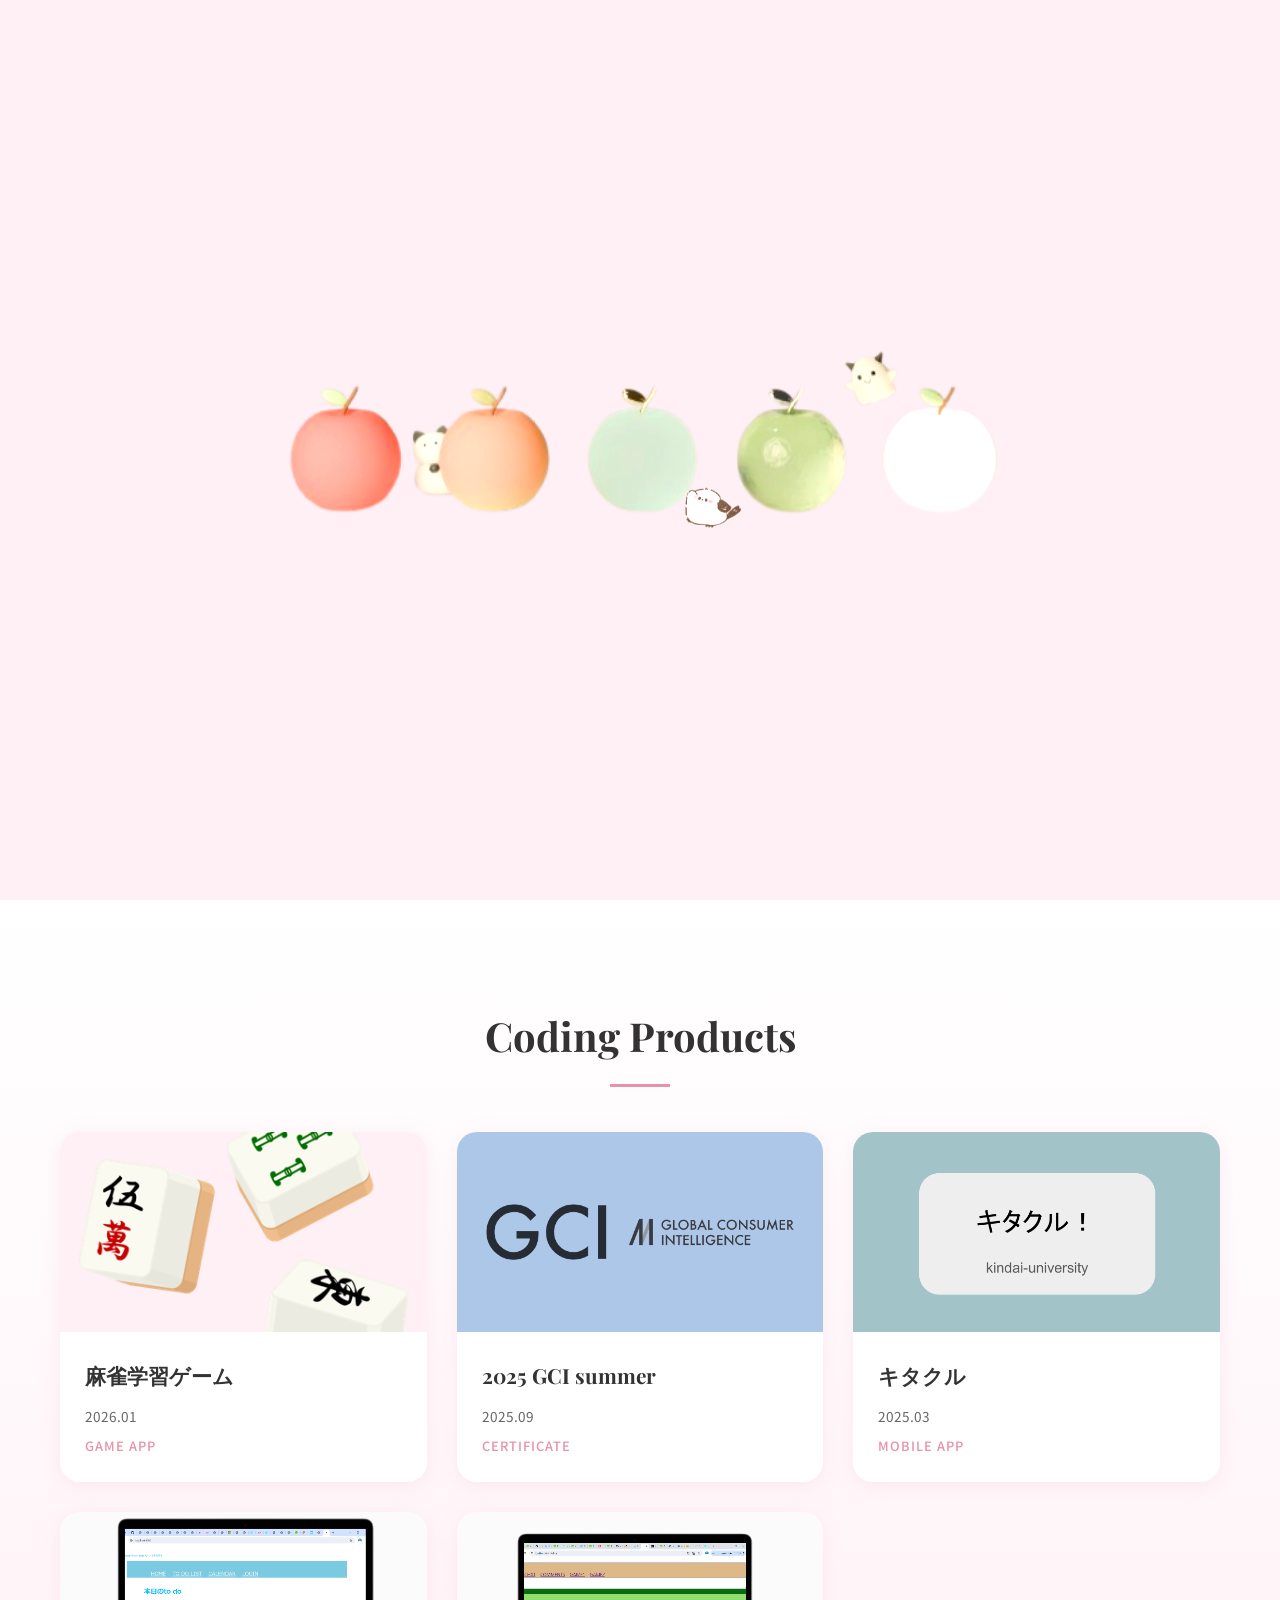
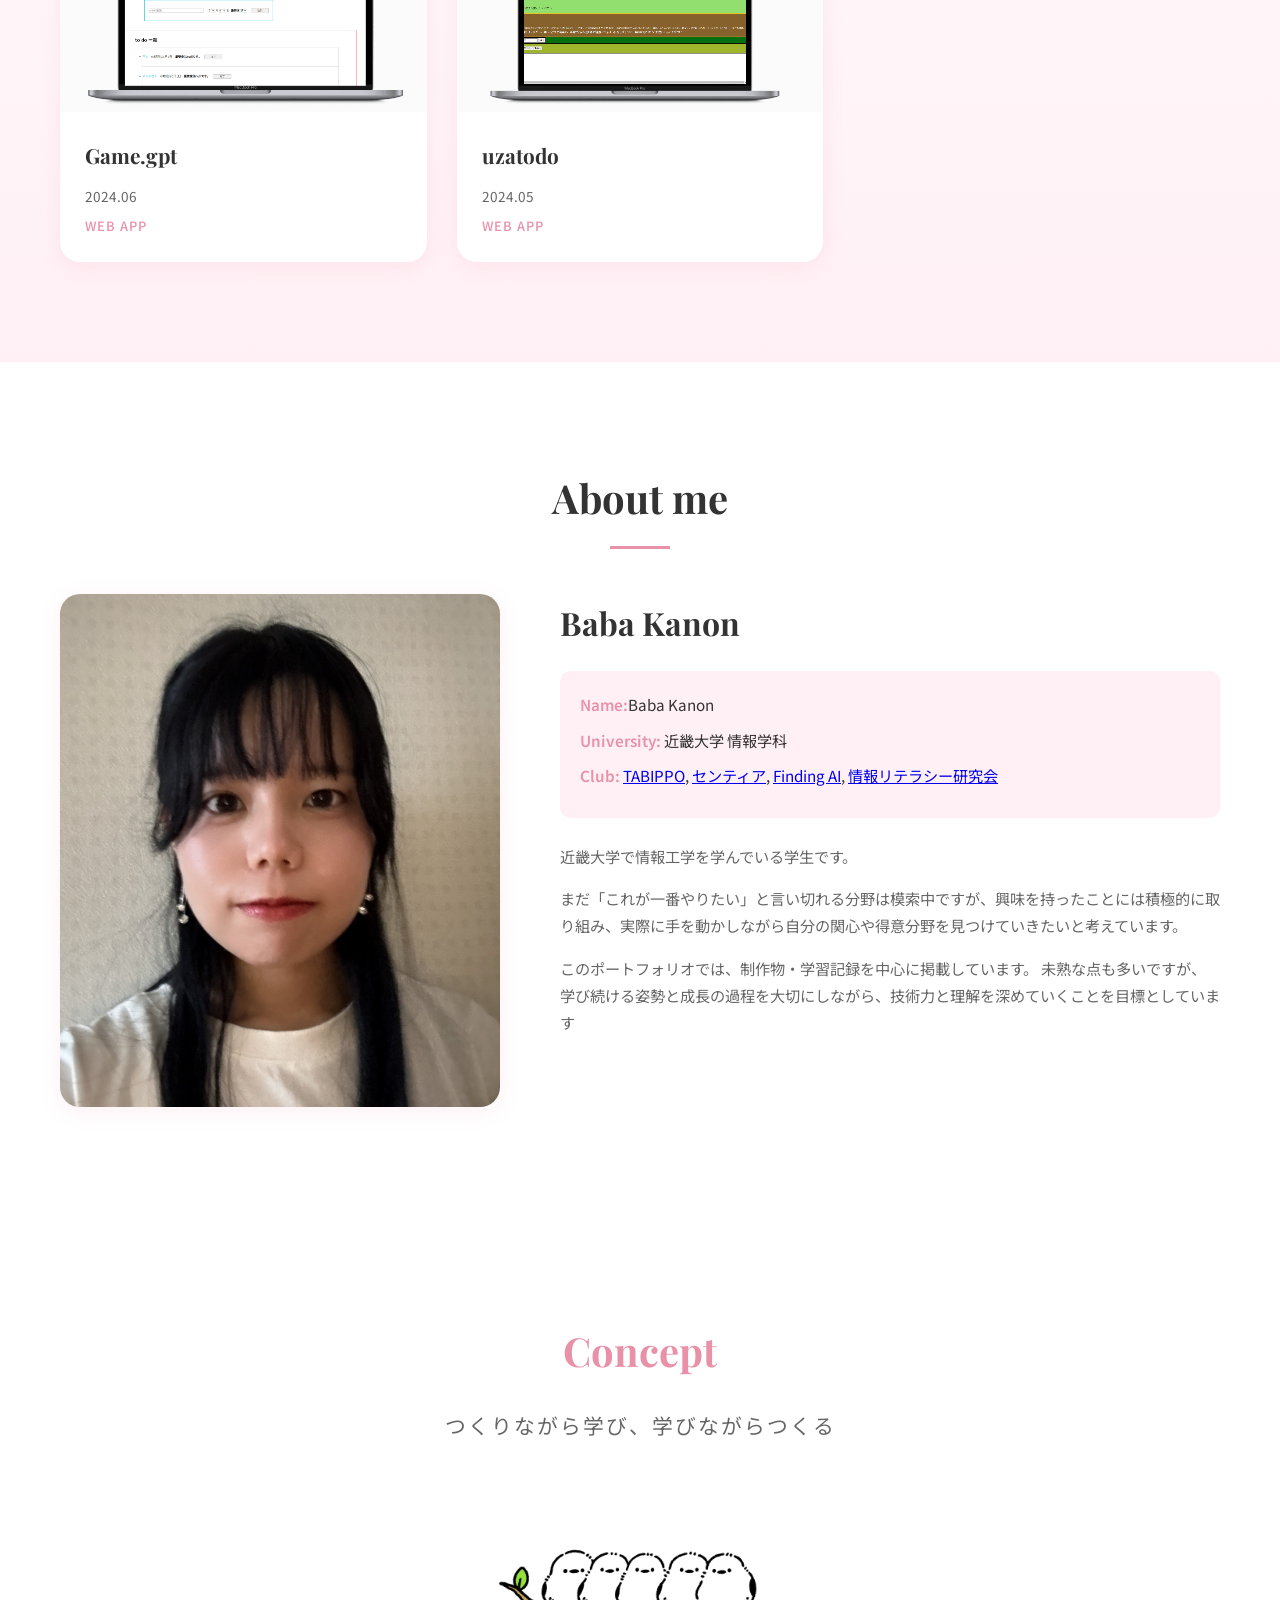
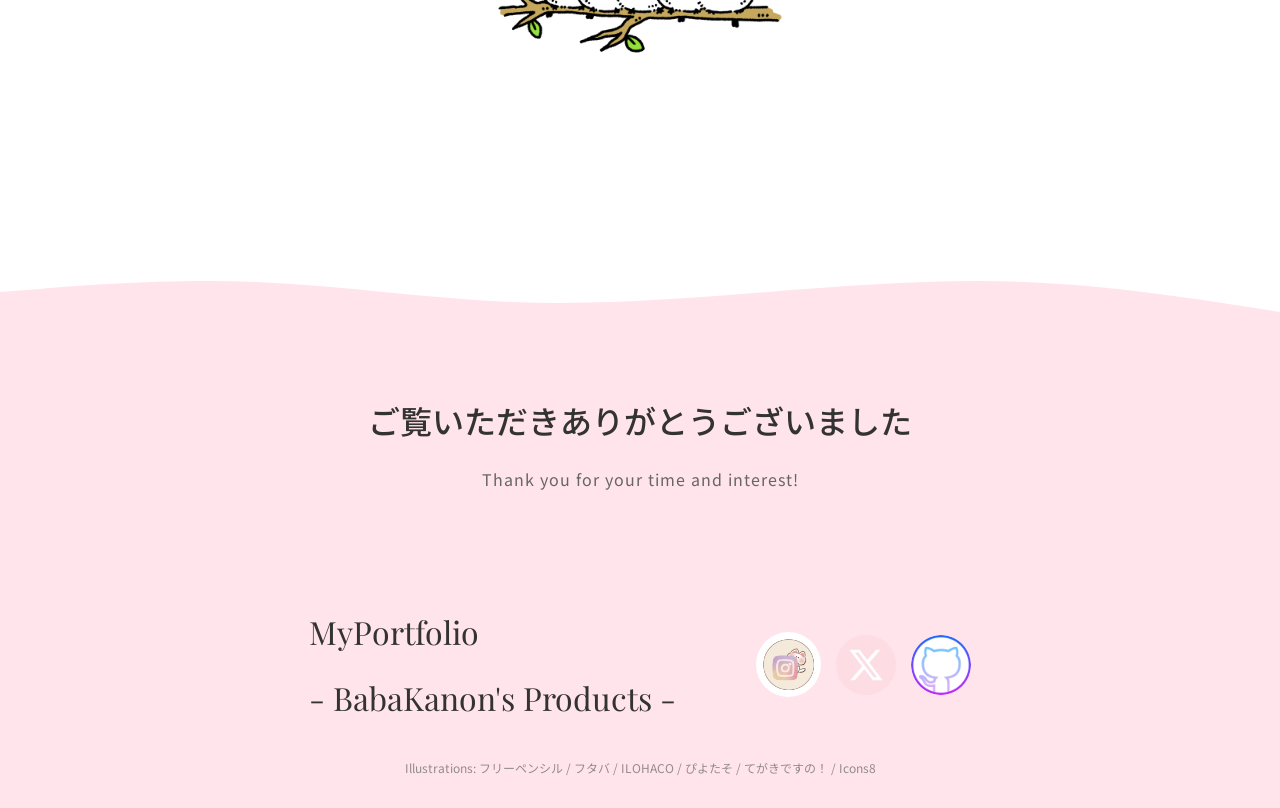
<file: index.html>
<!DOCTYPE html>
<html lang="ja">
<head>
    <meta charset="UTF-8">
    <meta name="viewport" content="width=device-width, initial-scale=1.0">
    <title>Kanon's Portfolio</title>
    <link rel="icon" href="images/icon_shimaenaga.png" type="image/png">
    <link rel="stylesheet" href="styles.css">
    <link rel="preconnect" href="https://fonts.googleapis.com">
    <link rel="preconnect" href="https://fonts.gstatic.com" crossorigin>
    <link href="https://fonts.googleapis.com/css2?family=Playfair+Display:wght@400;500;600&family=Noto+Sans+JP:wght@300;400;500;600&display=swap" rel="stylesheet">
    <link rel="stylesheet" href="https://cdnjs.cloudflare.com/ajax/libs/font-awesome/6.4.0/css/all.min.css">
</head>
<body>
    <!-- Loading Screen -->
    <div id="loading-screen" class="loading-screen">
        <div class="loading-apples-container">
            <img src="images/loading_apples.png" alt="Loading" class="loading-apples">
            <img src="images/icon_shimaenaga.png" alt="Shimaenaga" class="loading-bird">
        </div>
    </div>

    <!-- Navigation -->
    <nav class="navbar">
        <div class="nav-container">
            <a href="#" class="nav-logo"><img src="images/icon_shimaenaga.png" alt="icon" class="nav-icon">MyPortfolio</a>
            <ul class="nav-menu">
                <li><img src="images/birds.gif" alt="birds" class="nav-birds-left"></li>
                <li><a href="#home">HOME</a></li>
                <li><a href="#about">ABOUT</a></li>
                <li><a href="#products">PRODUCTS</a></li>
                <li><a href="#contact">CONTACT</a></li>
                <li><img src="images/birds_huwahuwa.png" alt="birds" class="nav-birds"></li>
            </ul>
            <div class="hamburger">
                <span></span>
                <span></span>
                <span></span>
            </div>
        </div>
    </nav>

    <!-- Hero Section -->
    <section id="home" class="hero">
        <div class="hero-content">
            <div class="hero-text">
                <h1 class="hero-title">MyPortfolio</h1>
                <p class="hero-subtitle">- BabaKanon's Products -</p>
            </div>
            <div class="hero-icon">
                <img src="images/rabbit_ribbon.jpg" alt="Profile Icon">
            </div>
        </div>
        <div class="wave-container">
            <svg class="wave" xmlns="http://www.w3.org/2000/svg" viewBox="0 0 1440 320" preserveAspectRatio="none">
                <path fill="#ffffff" fill-opacity="1" d="M0,96L48,112C96,128,192,160,288,160C384,160,480,128,576,122.7C672,117,768,139,864,154.7C960,171,1056,181,1152,165.3C1248,149,1344,107,1392,85.3L1440,64L1440,320L1392,320C1344,320,1248,320,1152,320C1056,320,960,320,864,320C768,320,672,320,576,320C480,320,384,320,288,320C192,320,96,320,48,320L0,320Z"></path>
            </svg>
        </div>
    </section>

    <!-- Products Section -->
    <section id="products" class="products">
        <div class="container">
            <h2 class="section-title">Coding Products</h2>
            <div class="products-grid">
                <!-- 麻雀学習ゲーム -->
                <a href="mahjong.html" class="product-card">
                    <div class="product-image">
                        <img src="images/mahjong.png" alt="麻雀学習ゲーム">
                    </div>
                    <div class="product-info">
                        <h3>麻雀学習ゲーム</h3>
                        <p class="product-date">2026.01</p>
                        <p class="product-type">Game App</p>
                    </div>
                </a>

                <!-- GCI Summer -->
                <a href="gci.html" class="product-card">
                    <div class="product-image">
                        <img src="images/GCI.png" alt="2025 GCI summer">
                    </div>
                    <div class="product-info">
                        <h3>2025 GCI summer</h3>
                        <p class="product-date">2025.09</p>
                        <p class="product-type">Certificate</p>
                    </div>
                </a>

                <!-- Kitakuru -->
                <a href="kitakuru.html" class="product-card">
                    <div class="product-image">
                        <img src="images/kitakuru-thumbnail.png" alt="キタクル">
                    </div>
                    <div class="product-info">
                        <h3>キタクル</h3>
                        <p class="product-date">2025.03</p>
                        <p class="product-type">Mobile App</p>
                    </div>
                </a>

                <!-- Game.gpt -->
                <a href="gamegpt.html" class="product-card">
                    <div class="product-image">
                        <img src="images/gamegpt-thumbnail.png" alt="Game.gpt">
                    </div>
                    <div class="product-info">
                        <h3>Game.gpt</h3>
                        <p class="product-date">2024.06</p>
                        <p class="product-type">Web App</p>
                    </div>
                </a>

                <!-- uzatodo -->
                <a href="uzatodo.html" class="product-card">
                    <div class="product-image">
                        <img src="images/uzatodo-thumbnail.png" alt="uzatodo">
                    </div>
                    <div class="product-info">
                        <h3>uzatodo</h3>
                        <p class="product-date">2024.05</p>
                        <p class="product-type">Web App</p>
                    </div>
                </a>
            </div>
        </div>
    </section>

    <!-- About Section -->
    <section id="about" class="about">
        <div class="container">
            <h2 class="section-title">About me</h2>
            <div class="about-content">
                <div class="about-image">
                    <img src="images/profile-photo.png" alt="Baba Kanon">
                </div>
                <div class="about-text">
                    <h3>Baba Kanon</h3>
                    <div class="about-info">
                        <p><span class="label">Name:</span>Baba Kanon</p>
                        <p><span class="label">University:</span> 近畿大学 情報学科</p>
                        <p><span class="label">Club:</span> <a href="https://www.instagram.com/tabippo.south/" target="_blank">TABIPPO</a>, <a href="https://www.instagram.com/centia.women/" target="_blank">センティア</a>, <a href="https://www.instagram.com/finding__ai/" target="_blank">Finding AI</a>, <a href="https://x.com/kindaijourite" target="_blank">情報リテラシー研究会</a></p>
                    </div>
                    <p class="about-description">
                        近畿大学で情報工学を学んでいる学生です。
                    </p>
                    <p class="about-description">
                        まだ「これが一番やりたい」と言い切れる分野は模索中ですが、興味を持ったことには積極的に取り組み、実際に手を動かしながら自分の関心や得意分野を見つけていきたいと考えています。
                    </p>
                    <p class="about-description">
                        このポートフォリオでは、制作物・学習記録を中心に掲載しています。
                        未熟な点も多いですが、学び続ける姿勢と成長の過程を大切にしながら、技術力と理解を深めていくことを目標としています
                    </p>
                </div>
            </div>
        </div>
    </section>

    <!-- Concept Section -->
    <section class="concept">
        <div class="container">
            <h2 class="concept-title">Concept</h2>
            <p class="concept-text">つくりながら学び、学びながらつくる</p>
            <div class="concept-image">
                <img src="images/shimaenagas_huwahuwa.png" alt="シマエナガ">
            </div>
        </div>
    </section>

    <!-- Thank You Section -->
    <section class="thank-you">
        <div class="thank-you-wave">
            <svg xmlns="http://www.w3.org/2000/svg" viewBox="0 0 1440 120" preserveAspectRatio="none">
                <path fill="#ffe4ec" d="M0,60L48,55C96,50,192,40,288,45C384,50,480,70,576,75C672,80,768,70,864,60C960,50,1056,40,1152,45C1248,50,1344,70,1392,80L1440,90L1440,120L0,120Z"></path>
            </svg>
        </div>
        <div class="thank-you-content">
            <div class="container">
                <h2 class="thank-you-title">ご覧いただきありがとうございました</h2>
                <p class="thank-you-subtitle">Thank you for your time and interest!</p>
            </div>
        </div>
    </section>

    <!-- Footer -->
    <footer id="contact" class="footer">
        <div class="container">
            <div class="footer-content">
                <div class="footer-logo">
                    <p>MyPortfolio</p>
                    <p class="footer-subtitle">- BabaKanon's Products -</p>
                </div>
                <div class="social-links">
                    <a href="https://www.instagram.com/non2u._.u/" target="_blank" aria-label="Instagram"><img src="images/insta_cat.jpg" alt="Instagram"></a>
                    <a href="https://x.com/z8it44iz48630" target="_blank" aria-label="X (Twitter)"><img src="images/icon_x.jpg" alt="X"></a>
                    <a href="https://github.com/kanon261" target="_blank" aria-label="GitHub"><img src="images/icon_github.jpg" alt="GitHub"></a>
                </div>
            </div>
            <p class="credits">
                Illustrations:
                <a href="https://フリーペンシル.com/" target="_blank">フリーペンシル</a> /
                <a href="https://eiyoushi-hutaba.com/" target="_blank">フタバ</a> /
                <a href="https://kaiunillust.com/" target="_blank">ILOHACO</a> /
                <a href="https://hiyokoyarou.com/" target="_blank">ぴよたそ</a> /
                <a href="https://regeld.com/desi/" target="_blank">てがきですの！</a> /
                <a href="https://icons8.jp/" target="_blank">Icons8</a>
            </p>
        </div>
    </footer>

    <script src="script.js"></script>
</body>
</html>
</file>
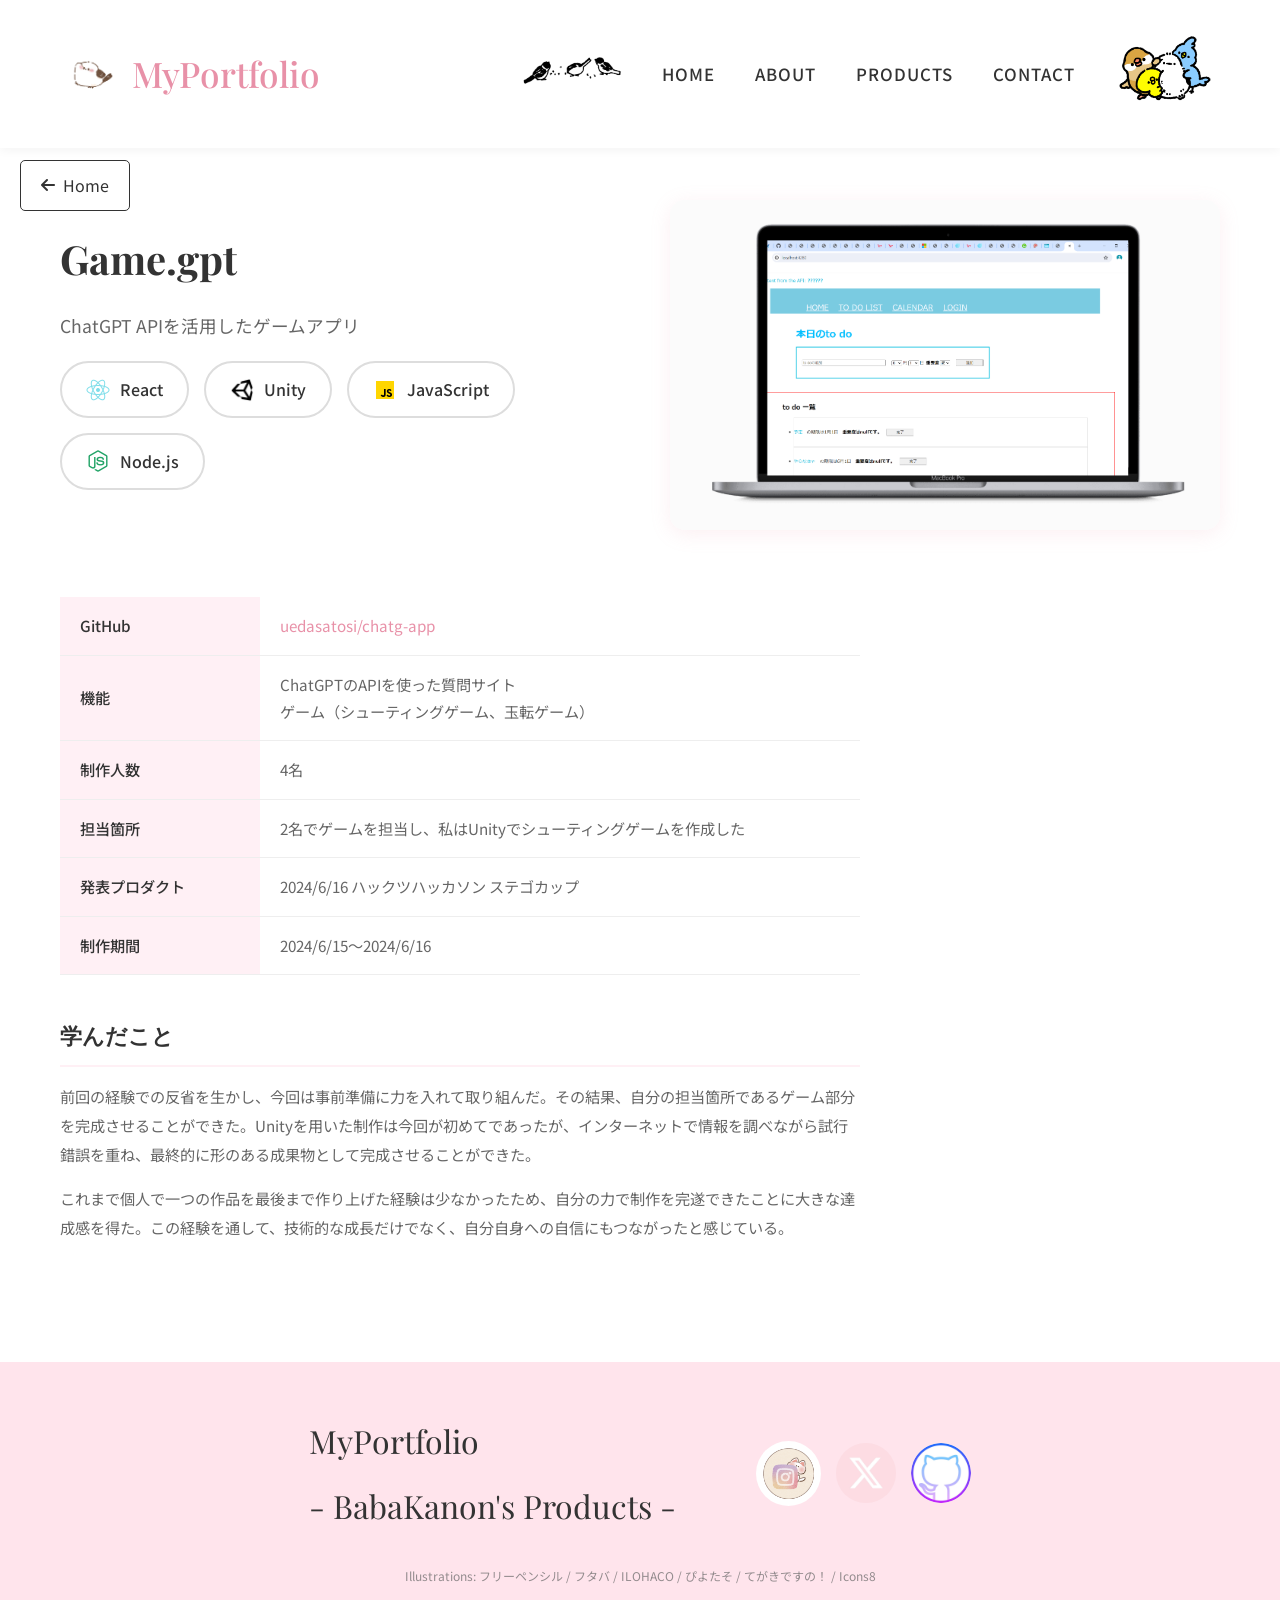
<file: gamegpt.html>
<!DOCTYPE html>
<html lang="ja">
<head>
    <meta charset="UTF-8">
    <meta name="viewport" content="width=device-width, initial-scale=1.0">
    <title>Game.gpt - Kanon's Portfolio</title>
    <link rel="icon" href="images/icon_shimaenaga.png" type="image/png">
    <link rel="stylesheet" href="styles.css">
    <link rel="preconnect" href="https://fonts.googleapis.com">
    <link rel="preconnect" href="https://fonts.gstatic.com" crossorigin>
    <link href="https://fonts.googleapis.com/css2?family=Playfair+Display:wght@400;500;600&family=Noto+Sans+JP:wght@300;400;500;600&display=swap" rel="stylesheet">
    <link rel="stylesheet" href="https://cdnjs.cloudflare.com/ajax/libs/font-awesome/6.4.0/css/all.min.css">
</head>
<body>
    <!-- Navigation -->
    <nav class="navbar">
        <div class="nav-container">
            <a href="index.html" class="nav-logo"><img src="images/icon_shimaenaga.png" alt="icon" class="nav-icon">MyPortfolio</a>
            <ul class="nav-menu">
                <li><img src="images/birds.gif" alt="birds" class="nav-birds-left"></li>
                <li><a href="index.html#home">HOME</a></li>
                <li><a href="index.html#about">ABOUT</a></li>
                <li><a href="index.html#products">PRODUCTS</a></li>
                <li><a href="index.html#contact">CONTACT</a></li>
                <li><img src="images/birds_huwahuwa.png" alt="birds" class="nav-birds"></li>
            </ul>
            <div class="hamburger">
                <span></span>
                <span></span>
                <span></span>
            </div>
        </div>
    </nav>

    <!-- Product Detail -->
    <section class="product-detail">
        <div class="container">
            <div class="product-detail-header">
                <a href="index.html" class="back-home-btn"><i class="fas fa-arrow-left"></i> Home</a>
            </div>
            <div class="product-detail-content">
                <div class="product-detail-text">
                    <h1 class="product-detail-title">Game.gpt</h1>
                    <p class="product-detail-subtitle">ChatGPT APIを活用したゲームアプリ</p>
                    <div class="tech-badges">
                        <span class="tech-badge"><img src="images/icon-react-.png" alt="React">React</span>
                        <span class="tech-badge"><img src="images/icon-unity.png" alt="Unity">Unity</span>
                        <span class="tech-badge"><img src="images/icon-javascript.png" alt="JavaScript">JavaScript</span>
                        <span class="tech-badge"><img src="images/icon-ノードjs.png" alt="Node.js">Node.js</span>
                    </div>
                </div>
                <div class="product-detail-image">
                    <img src="images/gamegpt-thumbnail.png" alt="Game.gpt">
                </div>
            </div>

            <div class="product-detail-info">
                <table class="detail-table">
                    <tr><th>GitHub</th><td><a href="https://github.com/uedasatosi/chatg-app" target="_blank">uedasatosi/chatg-app</a></td></tr>
                    <tr><th>機能</th><td>ChatGPTのAPIを使った質問サイト<br>ゲーム（シューティングゲーム、玉転ゲーム）</td></tr>
                    <tr><th>制作人数</th><td>4名</td></tr>
                    <tr><th>担当箇所</th><td>2名でゲームを担当し、私はUnityでシューティングゲームを作成した</td></tr>
                    <tr><th>発表プロダクト</th><td>2024/6/16 ハックツハッカソン ステゴカップ</td></tr>
                    <tr><th>制作期間</th><td>2024/6/15〜2024/6/16</td></tr>
                </table>

                <div class="detail-section">
                    <h3>学んだこと</h3>
                    <p>前回の経験での反省を生かし、今回は事前準備に力を入れて取り組んだ。その結果、自分の担当箇所であるゲーム部分を完成させることができた。Unityを用いた制作は今回が初めてであったが、インターネットで情報を調べながら試行錯誤を重ね、最終的に形のある成果物として完成させることができた。</p>
                    <p>これまで個人で一つの作品を最後まで作り上げた経験は少なかったため、自分の力で制作を完遂できたことに大きな達成感を得た。この経験を通して、技術的な成長だけでなく、自分自身への自信にもつながったと感じている。</p>
                </div>
            </div>
        </div>
    </section>

    <!-- Footer -->
    <footer class="footer">
        <div class="container">
            <div class="footer-content">
                <div class="footer-logo">
                    <p>MyPortfolio</p>
                    <p class="footer-subtitle">- BabaKanon's Products -</p>
                </div>
                <div class="social-links">
                    <a href="https://www.instagram.com/non2u._.u/" target="_blank" aria-label="Instagram"><img src="images/insta_cat.jpg" alt="Instagram"></a>
                    <a href="https://x.com/z8it44iz48630" target="_blank" aria-label="X (Twitter)"><img src="images/icon_x.jpg" alt="X"></a>
                    <a href="https://github.com/kanon261" target="_blank" aria-label="GitHub"><img src="images/icon_github.jpg" alt="GitHub"></a>
                </div>
            </div>
            <p class="credits">
                Illustrations:
                <a href="https://フリーペンシル.com/" target="_blank">フリーペンシル</a> /
                <a href="https://eiyoushi-hutaba.com/" target="_blank">フタバ</a> /
                <a href="https://kaiunillust.com/" target="_blank">ILOHACO</a> /
                <a href="https://hiyokoyarou.com/" target="_blank">ぴよたそ</a> /
                <a href="https://regeld.com/desi/" target="_blank">てがきですの！</a> /
                <a href="https://icons8.jp/" target="_blank">Icons8</a>
            </p>
        </div>
    </footer>

    <script src="script.js"></script>
</body>
</html>
</file>
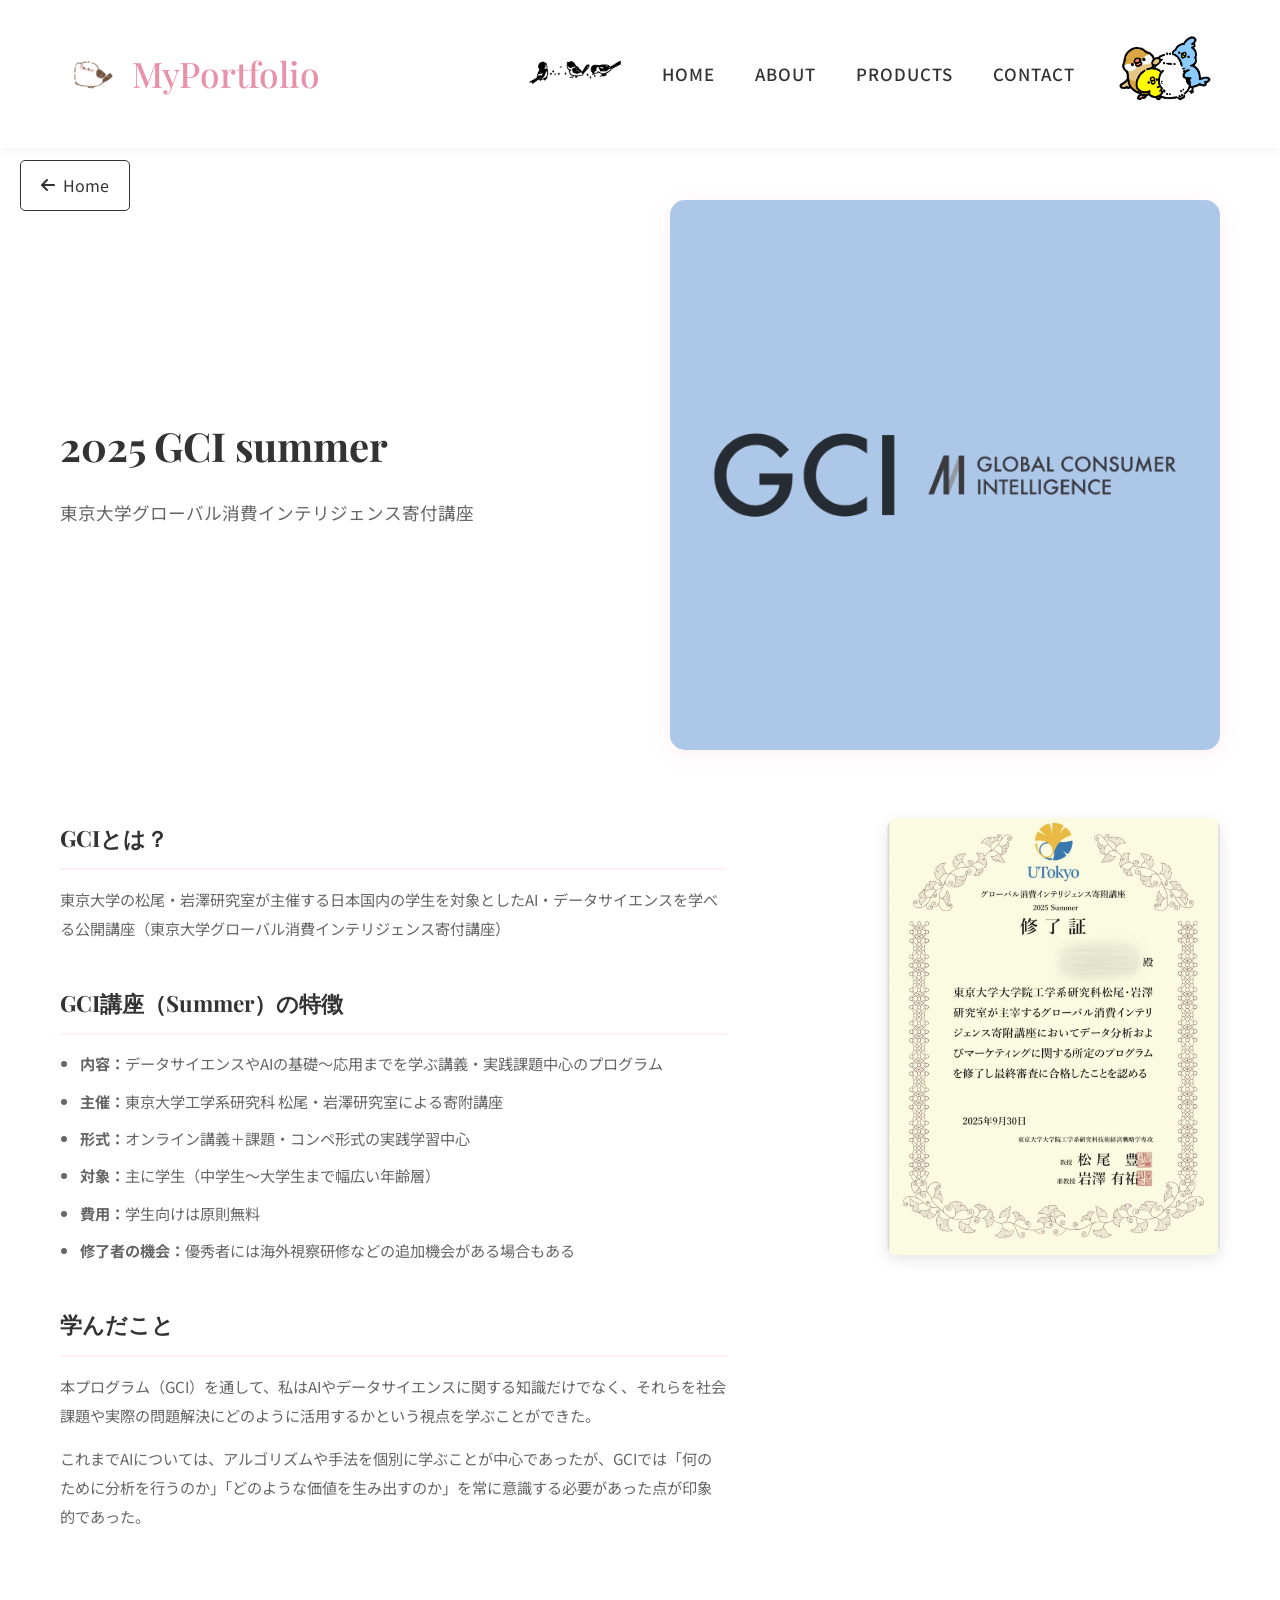
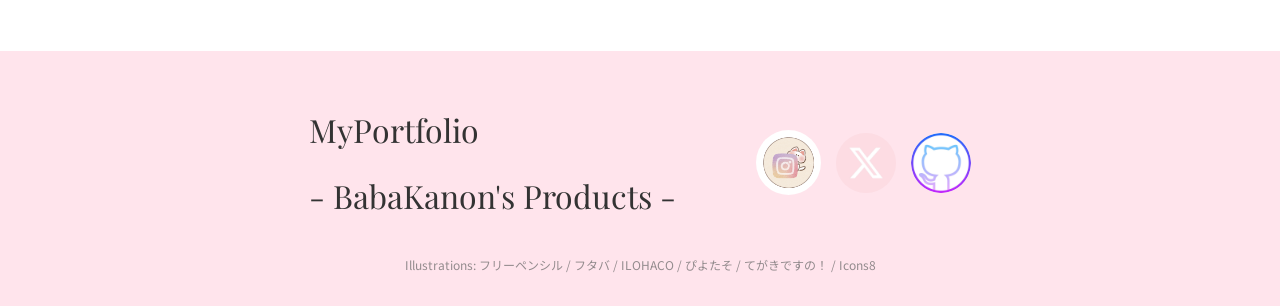
<file: gci.html>
<!DOCTYPE html>
<html lang="ja">
<head>
    <meta charset="UTF-8">
    <meta name="viewport" content="width=device-width, initial-scale=1.0">
    <title>2025 GCI summer - Kanon's Portfolio</title>
    <link rel="icon" href="images/icon_shimaenaga.png" type="image/png">
    <link rel="stylesheet" href="styles.css">
    <link rel="preconnect" href="https://fonts.googleapis.com">
    <link rel="preconnect" href="https://fonts.gstatic.com" crossorigin>
    <link href="https://fonts.googleapis.com/css2?family=Playfair+Display:wght@400;500;600&family=Noto+Sans+JP:wght@300;400;500;600&display=swap" rel="stylesheet">
    <link rel="stylesheet" href="https://cdnjs.cloudflare.com/ajax/libs/font-awesome/6.4.0/css/all.min.css">
</head>
<body>
    <!-- Navigation -->
    <nav class="navbar">
        <div class="nav-container">
            <a href="index.html" class="nav-logo"><img src="images/icon_shimaenaga.png" alt="icon" class="nav-icon">MyPortfolio</a>
            <ul class="nav-menu">
                <li><img src="images/birds.gif" alt="birds" class="nav-birds-left"></li>
                <li><a href="index.html#home">HOME</a></li>
                <li><a href="index.html#about">ABOUT</a></li>
                <li><a href="index.html#products">PRODUCTS</a></li>
                <li><a href="index.html#contact">CONTACT</a></li>
                <li><img src="images/birds_huwahuwa.png" alt="birds" class="nav-birds"></li>
            </ul>
            <div class="hamburger">
                <span></span>
                <span></span>
                <span></span>
            </div>
        </div>
    </nav>

    <!-- Product Detail -->
    <section class="product-detail">
        <div class="container">
            <div class="product-detail-header">
                <a href="index.html" class="back-home-btn"><i class="fas fa-arrow-left"></i> Home</a>
            </div>
            <div class="product-detail-content">
                <div class="product-detail-text">
                    <h1 class="product-detail-title">2025 GCI summer</h1>
                    <p class="product-detail-subtitle">東京大学グローバル消費インテリジェンス寄付講座</p>
                </div>
                <div class="product-detail-image">
                    <img src="images/GCI.png" alt="GCI images">
                </div>
            </div>

            <div class="product-detail-info" style="display: flex; gap: 80px; align-items: flex-start; max-width: 100%;">
                <div style="flex: 2; padding-right: 40px;">
                    <div class="detail-section">
                        <h3>GCIとは？</h3>
                        <p>東京大学の松尾・岩澤研究室が主催する日本国内の学生を対象としたAI・データサイエンスを学べる公開講座（東京大学グローバル消費インテリジェンス寄付講座）</p>
                    </div>

                    <div class="detail-section">
                        <h3>GCI講座（Summer）の特徴</h3>
                        <ul>
                            <li><strong>内容：</strong>データサイエンスやAIの基礎〜応用までを学ぶ講義・実践課題中心のプログラム</li>
                            <li><strong>主催：</strong>東京大学工学系研究科 松尾・岩澤研究室による寄附講座</li>
                            <li><strong>形式：</strong>オンライン講義＋課題・コンペ形式の実践学習中心</li>
                            <li><strong>対象：</strong>主に学生（中学生〜大学生まで幅広い年齢層）</li>
                            <li><strong>費用：</strong>学生向けは原則無料</li>
                            <li><strong>修了者の機会：</strong>優秀者には海外視察研修などの追加機会がある場合もある</li>
                        </ul>
                    </div>

                    <div class="detail-section">
                        <h3>学んだこと</h3>
                        <p>本プログラム（GCI）を通して、私はAIやデータサイエンスに関する知識だけでなく、それらを社会課題や実際の問題解決にどのように活用するかという視点を学ぶことができた。</p>
                        <p>これまでAIについては、アルゴリズムや手法を個別に学ぶことが中心であったが、GCIでは「何のために分析を行うのか」「どのような価値を生み出すのか」を常に意識する必要があった点が印象的であった。</p>
                    </div>
                </div>

                <div style="flex: 1; padding-left: 40px;">
                    <img src="images/gci-certificate.jpeg" alt="GCI Certificate" style="max-width: 400px; width: 100%; border-radius: 10px; box-shadow: 0 5px 15px rgba(0,0,0,0.1);">
                </div>
            </div>
        </div>
    </section>

    <!-- Footer -->
    <footer class="footer">
        <div class="container">
            <div class="footer-content">
                <div class="footer-logo">
                    <p>MyPortfolio</p>
                    <p class="footer-subtitle">- BabaKanon's Products -</p>
                </div>
                <div class="social-links">
                    <a href="https://www.instagram.com/non2u._.u/" target="_blank" aria-label="Instagram"><img src="images/insta_cat.jpg" alt="Instagram"></a>
                    <a href="https://x.com/z8it44iz48630" target="_blank" aria-label="X (Twitter)"><img src="images/icon_x.jpg" alt="X"></a>
                    <a href="https://github.com/kanon261" target="_blank" aria-label="GitHub"><img src="images/icon_github.jpg" alt="GitHub"></a>
                </div>
            </div>
            <p class="credits">
                Illustrations:
                <a href="https://フリーペンシル.com/" target="_blank">フリーペンシル</a> /
                <a href="https://eiyoushi-hutaba.com/" target="_blank">フタバ</a> /
                <a href="https://kaiunillust.com/" target="_blank">ILOHACO</a> /
                <a href="https://hiyokoyarou.com/" target="_blank">ぴよたそ</a> /
                <a href="https://regeld.com/desi/" target="_blank">てがきですの！</a> /
                <a href="https://icons8.jp/" target="_blank">Icons8</a>
            </p>
        </div>
    </footer>

    <script src="script.js"></script>
</body>
</html>
</file>
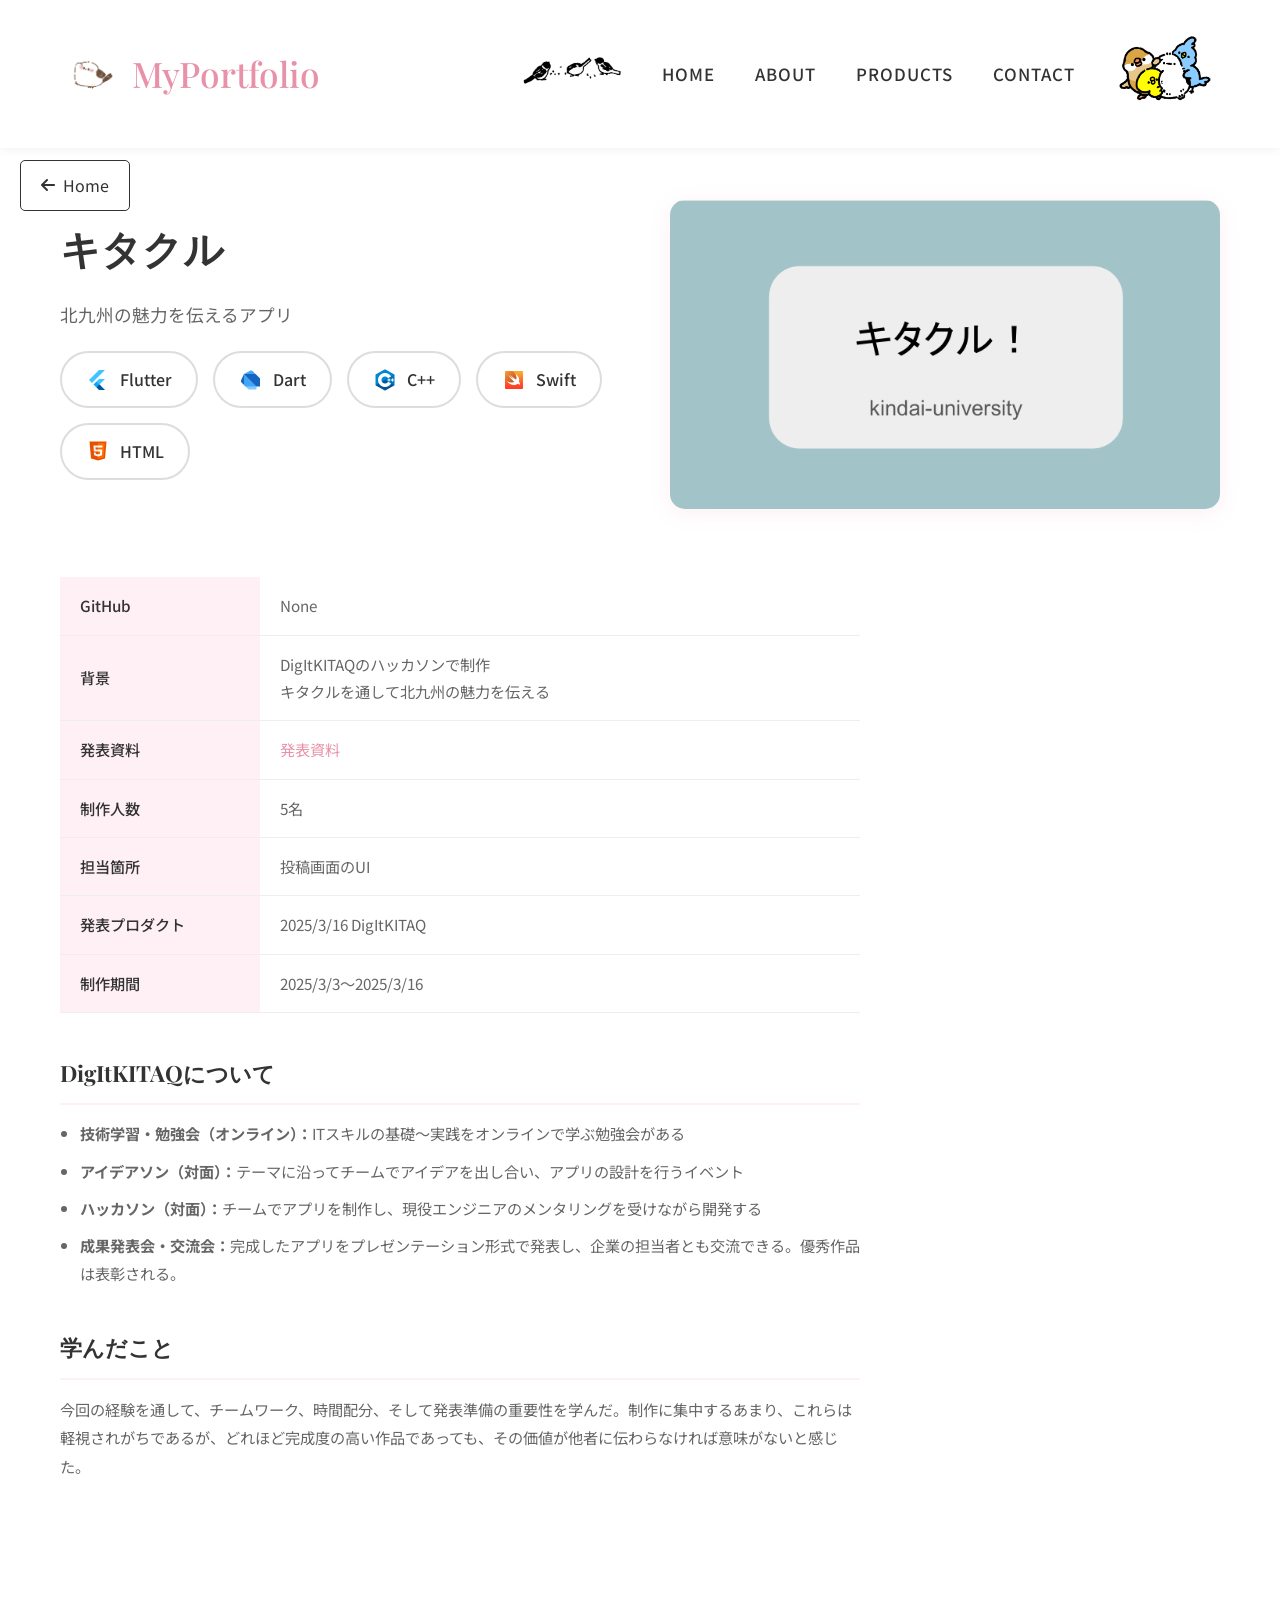
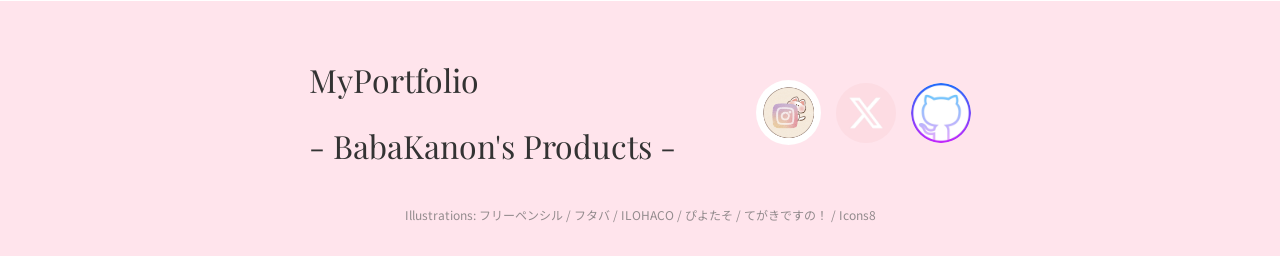
<file: kitakuru.html>
<!DOCTYPE html>
<html lang="ja">
<head>
    <meta charset="UTF-8">
    <meta name="viewport" content="width=device-width, initial-scale=1.0">
    <title>キタクル - Kanon's Portfolio</title>
    <link rel="icon" href="images/icon_shimaenaga.png" type="image/png">
    <link rel="stylesheet" href="styles.css">
    <link rel="preconnect" href="https://fonts.googleapis.com">
    <link rel="preconnect" href="https://fonts.gstatic.com" crossorigin>
    <link href="https://fonts.googleapis.com/css2?family=Playfair+Display:wght@400;500;600&family=Noto+Sans+JP:wght@300;400;500;600&display=swap" rel="stylesheet">
    <link rel="stylesheet" href="https://cdnjs.cloudflare.com/ajax/libs/font-awesome/6.4.0/css/all.min.css">
</head>
<body>
    <!-- Navigation -->
    <nav class="navbar">
        <div class="nav-container">
            <a href="index.html" class="nav-logo"><img src="images/icon_shimaenaga.png" alt="icon" class="nav-icon">MyPortfolio</a>
            <ul class="nav-menu">
                <li><img src="images/birds.gif" alt="birds" class="nav-birds-left"></li>
                <li><a href="index.html#home">HOME</a></li>
                <li><a href="index.html#about">ABOUT</a></li>
                <li><a href="index.html#products">PRODUCTS</a></li>
                <li><a href="index.html#contact">CONTACT</a></li>
                <li><img src="images/birds_huwahuwa.png" alt="birds" class="nav-birds"></li>
            </ul>
            <div class="hamburger">
                <span></span>
                <span></span>
                <span></span>
            </div>
        </div>
    </nav>

    <!-- Product Detail -->
    <section class="product-detail">
        <div class="container">
            <div class="product-detail-header">
                <a href="index.html" class="back-home-btn"><i class="fas fa-arrow-left"></i> Home</a>
            </div>
            <div class="product-detail-content">
                <div class="product-detail-text">
                    <h1 class="product-detail-title">キタクル</h1>
                    <p class="product-detail-subtitle">北九州の魅力を伝えるアプリ</p>
                    <div class="tech-badges">
                        <span class="tech-badge"><img src="images/icon-flutter.png" alt="Flutter">Flutter</span>
                        <span class="tech-badge"><img src="images/icon-dart.png" alt="Dart">Dart</span>
                        <span class="tech-badge"><img src="images/icon-c++.png" alt="C++">C++</span>
                        <span class="tech-badge"><img src="images/icon-swift.png" alt="Swift">Swift</span>
                        <span class="tech-badge"><img src="images/icon-html.png" alt="HTML">HTML</span>
                    </div>
                </div>
                <div class="product-detail-image">
                    <img src="images/kitakuru-thumbnail.png" alt="キタクル">
                </div>
            </div>

            <div class="product-detail-info">
                <table class="detail-table">
                    <tr><th>GitHub</th><td>None</td></tr>
                    <tr><th>背景</th><td>DigItKITAQのハッカソンで制作<br>キタクルを通して北九州の魅力を伝える</td></tr>
                    <tr><th>発表資料</th><td><a href="digit.pdf" target="_blank">発表資料</a></td></tr>
                    <tr><th>制作人数</th><td>5名</td></tr>
                    <tr><th>担当箇所</th><td>投稿画面のUI</td></tr>
                    <tr><th>発表プロダクト</th><td>2025/3/16 DigItKITAQ</td></tr>
                    <tr><th>制作期間</th><td>2025/3/3〜2025/3/16</td></tr>
                </table>

                <div class="detail-section">
                    <h3>DigItKITAQについて</h3>
                    <ul>
                        <li><strong>技術学習・勉強会（オンライン）：</strong>ITスキルの基礎〜実践をオンラインで学ぶ勉強会がある</li>
                        <li><strong>アイデアソン（対面）：</strong>テーマに沿ってチームでアイデアを出し合い、アプリの設計を行うイベント</li>
                        <li><strong>ハッカソン（対面）：</strong>チームでアプリを制作し、現役エンジニアのメンタリングを受けながら開発する</li>
                        <li><strong>成果発表会・交流会：</strong>完成したアプリをプレゼンテーション形式で発表し、企業の担当者とも交流できる。優秀作品は表彰される。</li>
                    </ul>
                </div>

                <div class="detail-section">
                    <h3>学んだこと</h3>
                    <p>今回の経験を通して、チームワーク、時間配分、そして発表準備の重要性を学んだ。制作に集中するあまり、これらは軽視されがちであるが、どれほど完成度の高い作品であっても、その価値が他者に伝わらなければ意味がないと感じた。</p>
                </div>
            </div>
        </div>
    </section>

    <!-- Footer -->
    <footer class="footer">
        <div class="container">
            <div class="footer-content">
                <div class="footer-logo">
                    <p>MyPortfolio</p>
                    <p class="footer-subtitle">- BabaKanon's Products -</p>
                </div>
                <div class="social-links">
                    <a href="https://www.instagram.com/non2u._.u/" target="_blank" aria-label="Instagram"><img src="images/insta_cat.jpg" alt="Instagram"></a>
                    <a href="https://x.com/z8it44iz48630" target="_blank" aria-label="X (Twitter)"><img src="images/icon_x.jpg" alt="X"></a>
                    <a href="https://github.com/kanon261" target="_blank" aria-label="GitHub"><img src="images/icon_github.jpg" alt="GitHub"></a>
                </div>
            </div>
            <p class="credits">
                Illustrations:
                <a href="https://フリーペンシル.com/" target="_blank">フリーペンシル</a> /
                <a href="https://eiyoushi-hutaba.com/" target="_blank">フタバ</a> /
                <a href="https://kaiunillust.com/" target="_blank">ILOHACO</a> /
                <a href="https://hiyokoyarou.com/" target="_blank">ぴよたそ</a> /
                <a href="https://regeld.com/desi/" target="_blank">てがきですの！</a> /
                <a href="https://icons8.jp/" target="_blank">Icons8</a>
            </p>
        </div>
    </footer>

    <script src="script.js"></script>
</body>
</html>
</file>
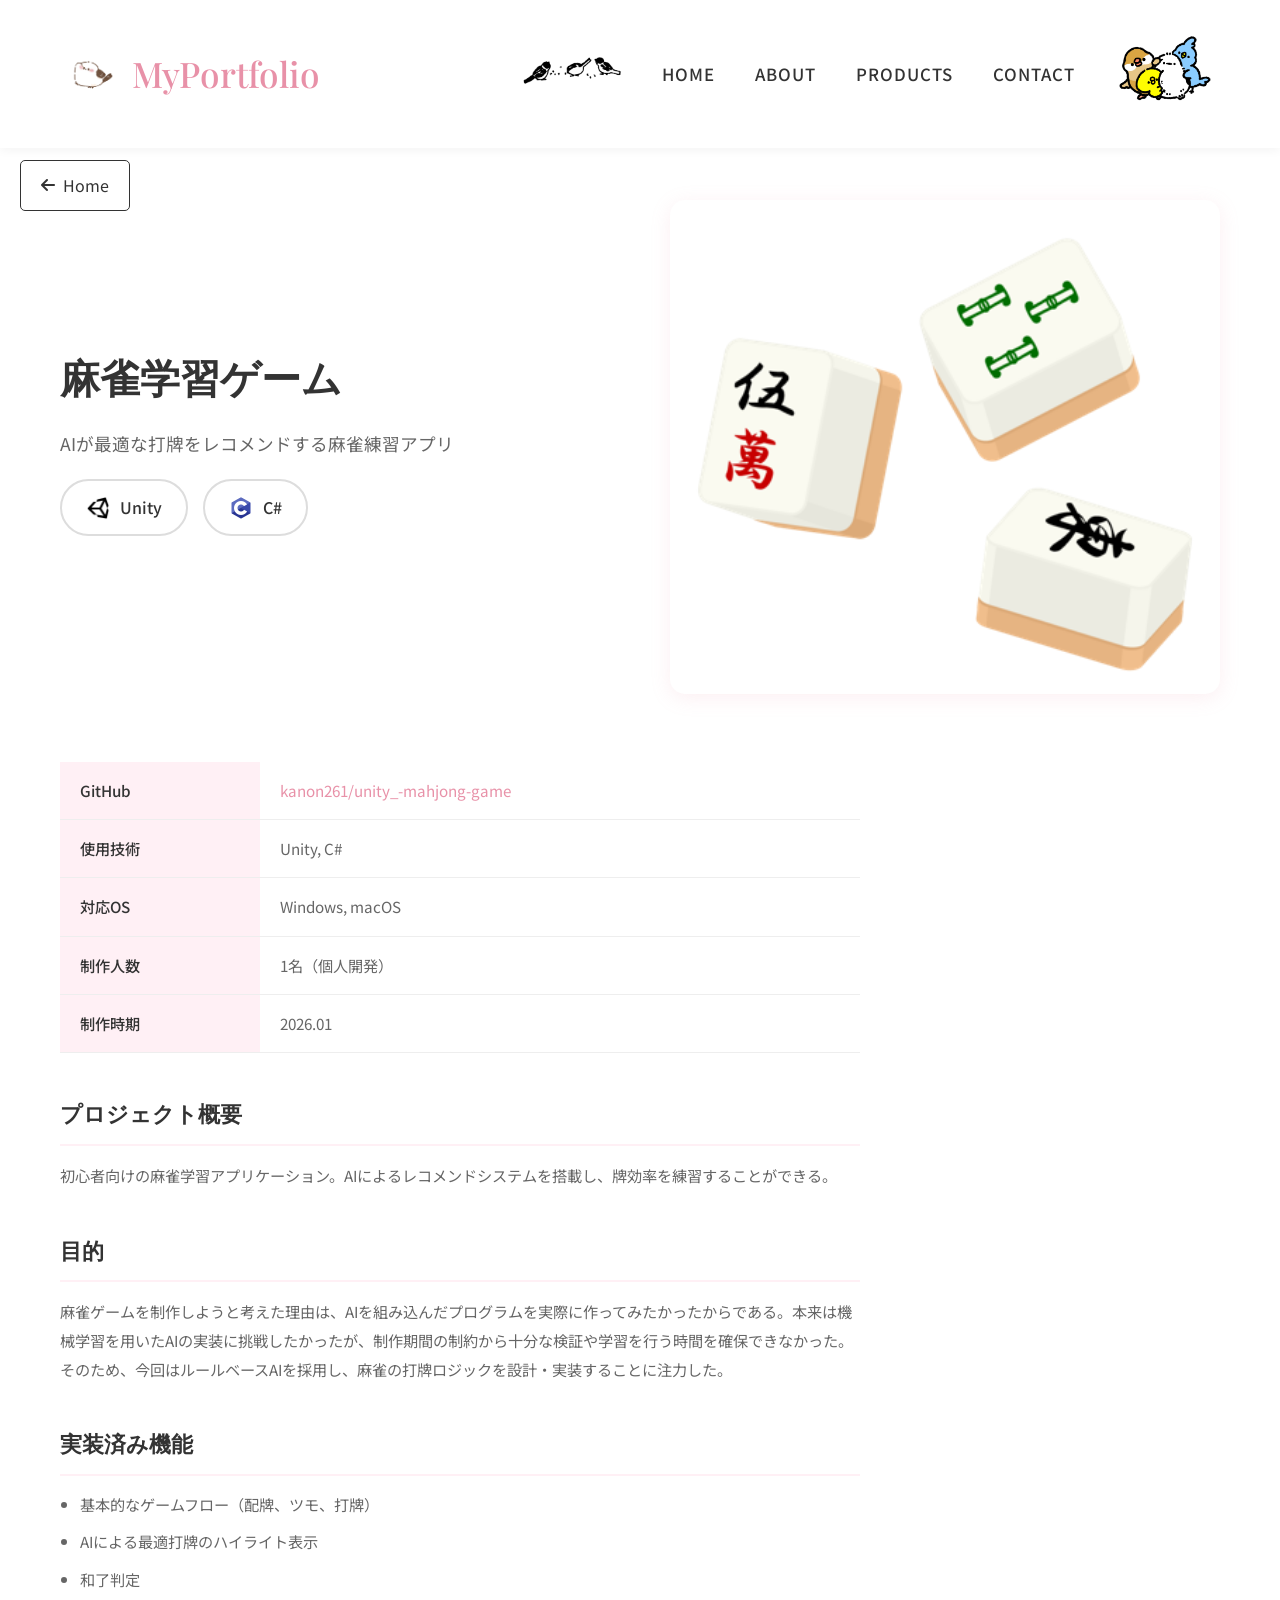
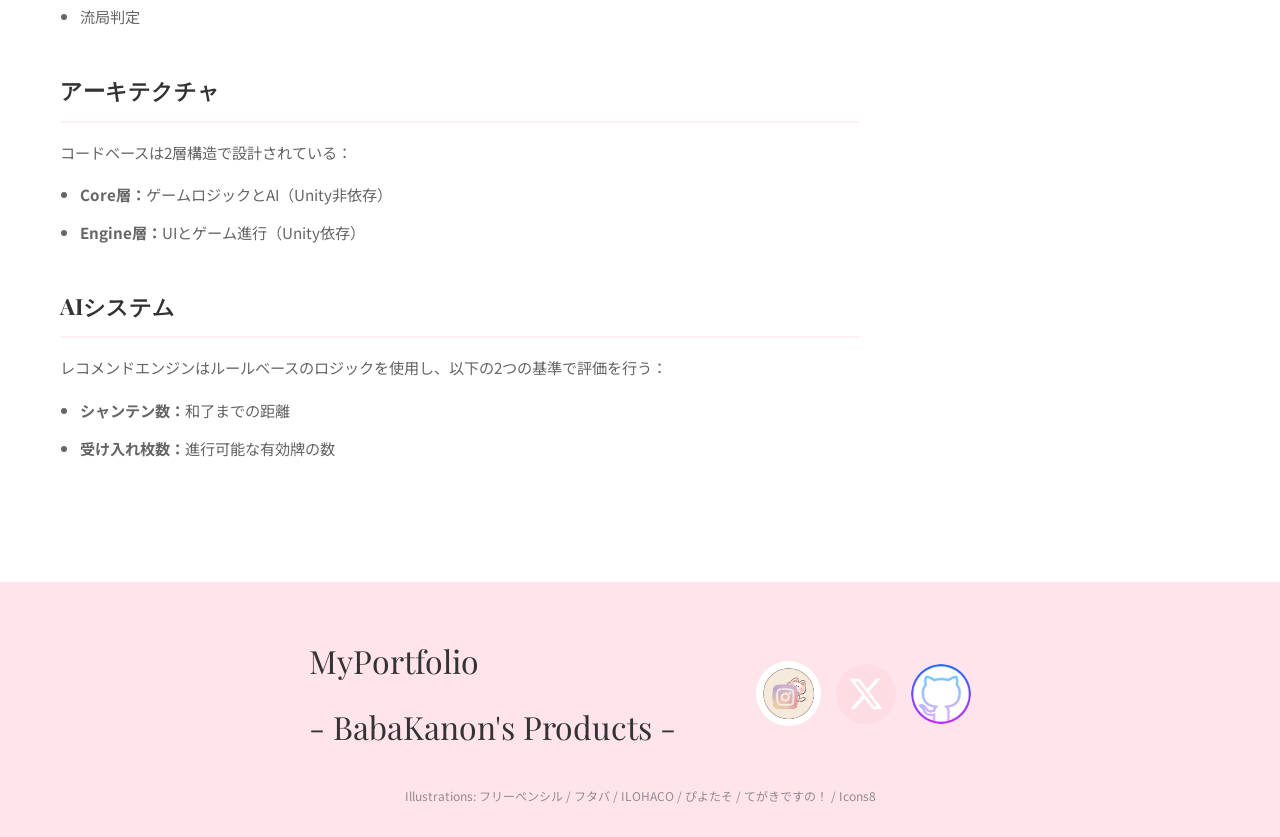
<file: mahjong.html>
<!DOCTYPE html>
<html lang="ja">
<head>
    <meta charset="UTF-8">
    <meta name="viewport" content="width=device-width, initial-scale=1.0">
    <title>麻雀学習ゲーム - Kanon's Portfolio</title>
    <link rel="icon" href="images/icon_shimaenaga.png" type="image/png">
    <link rel="stylesheet" href="styles.css">
    <link rel="preconnect" href="https://fonts.googleapis.com">
    <link rel="preconnect" href="https://fonts.gstatic.com" crossorigin>
    <link href="https://fonts.googleapis.com/css2?family=Playfair+Display:wght@400;500;600&family=Noto+Sans+JP:wght@300;400;500;600&display=swap" rel="stylesheet">
    <link rel="stylesheet" href="https://cdnjs.cloudflare.com/ajax/libs/font-awesome/6.4.0/css/all.min.css">
</head>
<body>
    <!-- Navigation -->
    <nav class="navbar">
        <div class="nav-container">
            <a href="index.html" class="nav-logo"><img src="images/icon_shimaenaga.png" alt="icon" class="nav-icon">MyPortfolio</a>
            <ul class="nav-menu">
                <li><img src="images/birds.gif" alt="birds" class="nav-birds-left"></li>
                <li><a href="index.html#home">HOME</a></li>
                <li><a href="index.html#about">ABOUT</a></li>
                <li><a href="index.html#products">PRODUCTS</a></li>
                <li><a href="index.html#contact">CONTACT</a></li>
                <li><img src="images/birds_huwahuwa.png" alt="birds" class="nav-birds"></li>
            </ul>
            <div class="hamburger">
                <span></span>
                <span></span>
                <span></span>
            </div>
        </div>
    </nav>

    <!-- Product Detail -->
    <section class="product-detail">
        <div class="container">
            <div class="product-detail-header">
                <a href="index.html" class="back-home-btn"><i class="fas fa-arrow-left"></i> Home</a>
            </div>
            <div class="product-detail-content">
                <div class="product-detail-text">
                    <h1 class="product-detail-title">麻雀学習ゲーム</h1>
                    <p class="product-detail-subtitle">AIが最適な打牌をレコメンドする麻雀練習アプリ</p>
                    <div class="tech-badges">
                        <span class="tech-badge"><img src="images/icon-unity.png" alt="Unity">Unity</span>
                        <span class="tech-badge"><img src="images/icon-c.png" alt="C#">C#</span>
                    </div>
                </div>
                <div class="product-detail-image">
                    <img src="images/mahjong.png" alt="麻雀学習ゲーム">
                </div>
            </div>

            <div class="product-detail-info">
                <table class="detail-table">
                    <tr><th>GitHub</th><td><a href="https://github.com/kanon261/unity_-mahjong-game" target="_blank">kanon261/unity_-mahjong-game</a></td></tr>
                    <tr><th>使用技術</th><td>Unity, C#</td></tr>
                    <tr><th>対応OS</th><td>Windows, macOS</td></tr>
                    <tr><th>制作人数</th><td>1名（個人開発）</td></tr>
                    <tr><th>制作時期</th><td>2026.01</td></tr>
                </table>

                <div class="detail-section">
                    <h3>プロジェクト概要</h3>
                    <p>初心者向けの麻雀学習アプリケーション。AIによるレコメンドシステムを搭載し、牌効率を練習することができる。</p>
                </div>

                <div class="detail-section">
                    <h3>目的</h3>
                    <p>麻雀ゲームを制作しようと考えた理由は、AIを組み込んだプログラムを実際に作ってみたかったからである。本来は機械学習を用いたAIの実装に挑戦したかったが、制作期間の制約から十分な検証や学習を行う時間を確保できなかった。そのため、今回はルールベースAIを採用し、麻雀の打牌ロジックを設計・実装することに注力した。</p>
                </div>

                <div class="detail-section">
                    <h3>実装済み機能</h3>
                    <ul>
                        <li>基本的なゲームフロー（配牌、ツモ、打牌）</li>
                        <li>AIによる最適打牌のハイライト表示</li>
                        <li>和了判定</li>
                        <li>流局判定</li>
                    </ul>
                </div>

                <div class="detail-section">
                    <h3>アーキテクチャ</h3>
                    <p>コードベースは2層構造で設計されている：</p>
                    <ul>
                        <li><strong>Core層：</strong>ゲームロジックとAI（Unity非依存）</li>
                        <li><strong>Engine層：</strong>UIとゲーム進行（Unity依存）</li>
                    </ul>
                </div>

                <div class="detail-section">
                    <h3>AIシステム</h3>
                    <p>レコメンドエンジンはルールベースのロジックを使用し、以下の2つの基準で評価を行う：</p>
                    <ul>
                        <li><strong>シャンテン数：</strong>和了までの距離</li>
                        <li><strong>受け入れ枚数：</strong>進行可能な有効牌の数</li>
                    </ul>
                </div>
            </div>
        </div>
    </section>

    <!-- Footer -->
    <footer class="footer">
        <div class="container">
            <div class="footer-content">
                <div class="footer-logo">
                    <p>MyPortfolio</p>
                    <p class="footer-subtitle">- BabaKanon's Products -</p>
                </div>
                <div class="social-links">
                    <a href="https://www.instagram.com/non2u._.u/" target="_blank" aria-label="Instagram"><img src="images/insta_cat.jpg" alt="Instagram"></a>
                    <a href="https://x.com/z8it44iz48630" target="_blank" aria-label="X (Twitter)"><img src="images/icon_x.jpg" alt="X"></a>
                    <a href="https://github.com/kanon261" target="_blank" aria-label="GitHub"><img src="images/icon_github.jpg" alt="GitHub"></a>
                </div>
            </div>
            <p class="credits">
                Illustrations:
                <a href="https://フリーペンシル.com/" target="_blank">フリーペンシル</a> /
                <a href="https://eiyoushi-hutaba.com/" target="_blank">フタバ</a> /
                <a href="https://kaiunillust.com/" target="_blank">ILOHACO</a> /
                <a href="https://hiyokoyarou.com/" target="_blank">ぴよたそ</a> /
                <a href="https://regeld.com/desi/" target="_blank">てがきですの！</a> /
                <a href="https://icons8.jp/" target="_blank">Icons8</a>
            </p>
        </div>
    </footer>

    <script src="script.js"></script>
</body>
</html>
</file>
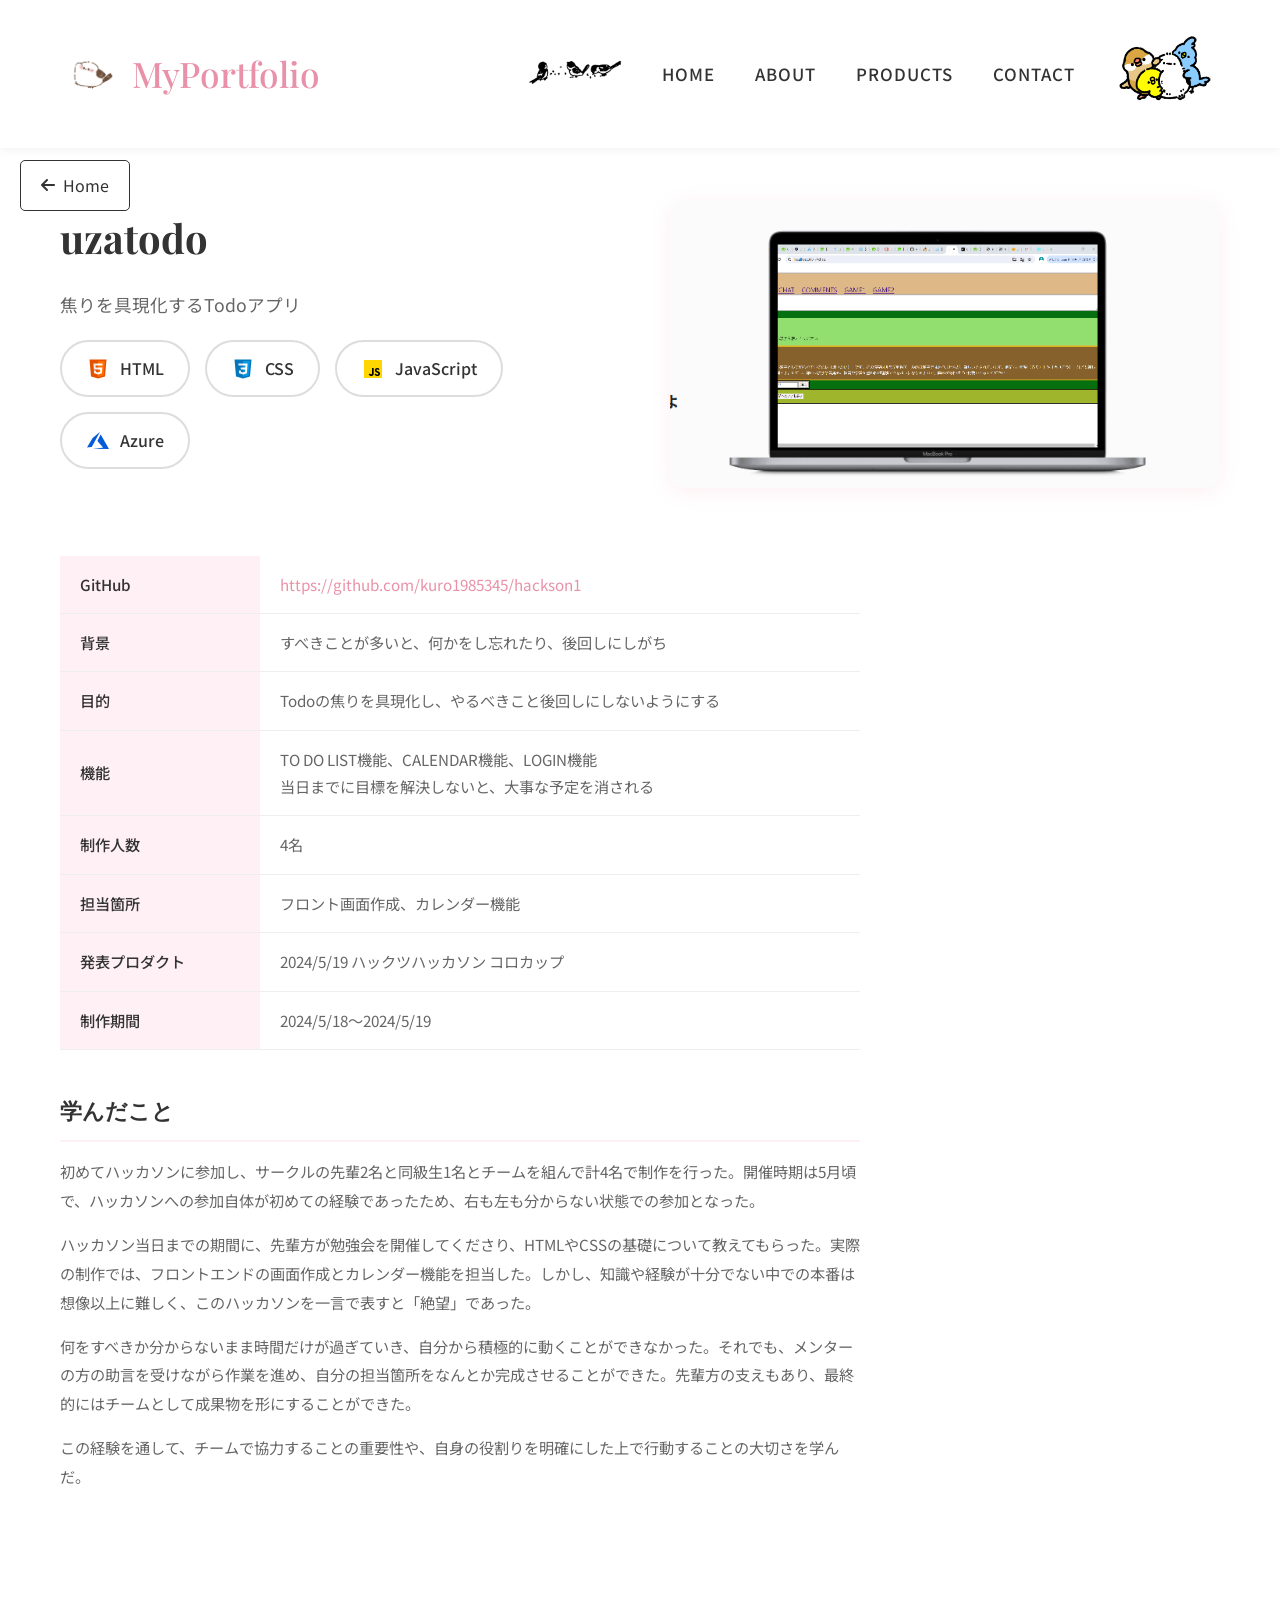
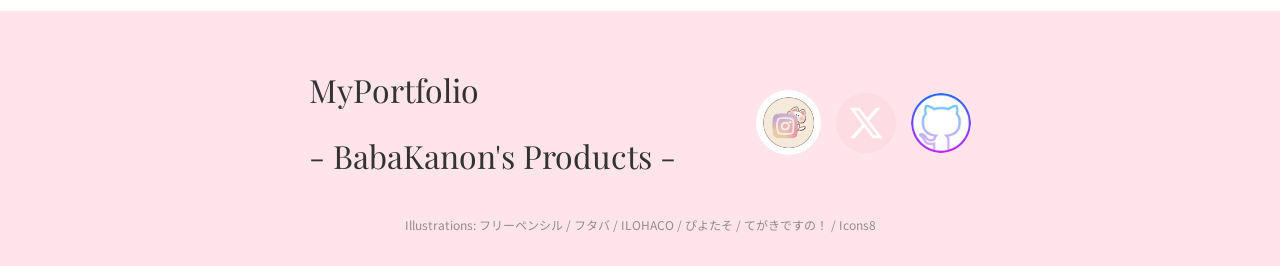
<file: uzatodo.html>
<!DOCTYPE html>
<html lang="ja">
<head>
    <meta charset="UTF-8">
    <meta name="viewport" content="width=device-width, initial-scale=1.0">
    <title>uzatodo - Kanon's Portfolio</title>
    <link rel="icon" href="images/icon_shimaenaga.png" type="image/png">
    <link rel="stylesheet" href="styles.css">
    <link rel="preconnect" href="https://fonts.googleapis.com">
    <link rel="preconnect" href="https://fonts.gstatic.com" crossorigin>
    <link href="https://fonts.googleapis.com/css2?family=Playfair+Display:wght@400;500;600&family=Noto+Sans+JP:wght@300;400;500;600&display=swap" rel="stylesheet">
    <link rel="stylesheet" href="https://cdnjs.cloudflare.com/ajax/libs/font-awesome/6.4.0/css/all.min.css">
</head>
<body>
    <!-- Navigation -->
    <nav class="navbar">
        <div class="nav-container">
            <a href="index.html" class="nav-logo"><img src="images/icon_shimaenaga.png" alt="icon" class="nav-icon">MyPortfolio</a>
            <ul class="nav-menu">
                <li><img src="images/birds.gif" alt="birds" class="nav-birds-left"></li>
                <li><a href="index.html#home">HOME</a></li>
                <li><a href="index.html#about">ABOUT</a></li>
                <li><a href="index.html#products">PRODUCTS</a></li>
                <li><a href="index.html#contact">CONTACT</a></li>
                <li><img src="images/birds_huwahuwa.png" alt="birds" class="nav-birds"></li>
            </ul>
            <div class="hamburger">
                <span></span>
                <span></span>
                <span></span>
            </div>
        </div>
    </nav>

    <!-- Product Detail -->
    <section class="product-detail">
        <div class="container">
            <div class="product-detail-header">
                <a href="index.html" class="back-home-btn"><i class="fas fa-arrow-left"></i> Home</a>
            </div>
            <div class="product-detail-content">
                <div class="product-detail-text">
                    <h1 class="product-detail-title">uzatodo</h1>
                    <p class="product-detail-subtitle">焦りを具現化するTodoアプリ</p>
                    <div class="tech-badges">
                        <span class="tech-badge"><img src="images/icon-html.png" alt="HTML">HTML</span>
                        <span class="tech-badge"><img src="images/icon-css.png" alt="CSS">CSS</span>
                        <span class="tech-badge"><img src="images/icon-javascript.png" alt="JavaScript">JavaScript</span>
                        <span class="tech-badge"><img src="images/icon-azure.png" alt="Azure">Azure</span>
                    </div>
                </div>
                <div class="product-detail-image">
                    <img src="images/uzatodo-thumbnail.png" alt="uzatodo">
                </div>
            </div>

            <div class="product-detail-info">
                <table class="detail-table">
                    <tr><th>GitHub</th><td><a href="https://github.com/kuro1985345/hackson1" target="_blank">https://github.com/kuro1985345/hackson1</a></td></tr>
                    <tr><th>背景</th><td>すべきことが多いと、何かをし忘れたり、後回しにしがち</td></tr>
                    <tr><th>目的</th><td>Todoの焦りを具現化し、やるべきこと後回しにしないようにする</td></tr>
                    <tr><th>機能</th><td>TO DO LIST機能、CALENDAR機能、LOGIN機能<br>当日までに目標を解決しないと、大事な予定を消される</td></tr>
                    <tr><th>制作人数</th><td>4名</td></tr>
                    <tr><th>担当箇所</th><td>フロント画面作成、カレンダー機能</td></tr>
                    <tr><th>発表プロダクト</th><td>2024/5/19 ハックツハッカソン コロカップ</td></tr>
                    <tr><th>制作期間</th><td>2024/5/18〜2024/5/19</td></tr>
                </table>

                <div class="detail-section">
                    <h3>学んだこと</h3>
                    <p>初めてハッカソンに参加し、サークルの先輩2名と同級生1名とチームを組んで計4名で制作を行った。開催時期は5月頃で、ハッカソンへの参加自体が初めての経験であったため、右も左も分からない状態での参加となった。</p>
                    <p>ハッカソン当日までの期間に、先輩方が勉強会を開催してくださり、HTMLやCSSの基礎について教えてもらった。実際の制作では、フロントエンドの画面作成とカレンダー機能を担当した。しかし、知識や経験が十分でない中での本番は想像以上に難しく、このハッカソンを一言で表すと「絶望」であった。</p>
                    <p>何をすべきか分からないまま時間だけが過ぎていき、自分から積極的に動くことができなかった。それでも、メンターの方の助言を受けながら作業を進め、自分の担当箇所をなんとか完成させることができた。先輩方の支えもあり、最終的にはチームとして成果物を形にすることができた。</p>
                    <p>この経験を通して、チームで協力することの重要性や、自身の役割りを明確にした上で行動することの大切さを学んだ。</p>
                </div>
            </div>
        </div>
    </section>

    <!-- Footer -->
    <footer class="footer">
        <div class="container">
            <div class="footer-content">
                <div class="footer-logo">
                    <p>MyPortfolio</p>
                    <p class="footer-subtitle">- BabaKanon's Products -</p>
                </div>
                <div class="social-links">
                    <a href="https://www.instagram.com/non2u._.u/" target="_blank" aria-label="Instagram"><img src="images/insta_cat.jpg" alt="Instagram"></a>
                    <a href="https://x.com/z8it44iz48630" target="_blank" aria-label="X (Twitter)"><img src="images/icon_x.jpg" alt="X"></a>
                    <a href="https://github.com/kanon261" target="_blank" aria-label="GitHub"><img src="images/icon_github.jpg" alt="GitHub"></a>
                </div>
            </div>
            <p class="credits">
                Illustrations:
                <a href="https://フリーペンシル.com/" target="_blank">フリーペンシル</a> /
                <a href="https://eiyoushi-hutaba.com/" target="_blank">フタバ</a> /
                <a href="https://kaiunillust.com/" target="_blank">ILOHACO</a> /
                <a href="https://hiyokoyarou.com/" target="_blank">ぴよたそ</a> /
                <a href="https://regeld.com/desi/" target="_blank">てがきですの！</a> /
                <a href="https://icons8.jp/" target="_blank">Icons8</a>
            </p>
        </div>
    </footer>

    <script src="script.js"></script>
</body>
</html>
</file>
<file: styles.css>
/* Loading Screen */
.loading-screen {
    position: fixed;
    top: 0;
    left: 0;
    width: 100%;
    height: 100%;
    background: var(--primary-light);
    display: flex;
    justify-content: center;
    align-items: center;
    z-index: 9999;
    transition: opacity 0.8s ease, visibility 0.8s ease;
}

.loading-screen.fade-out {
    opacity: 0;
    visibility: hidden;
}

.loading-apples-container {
    position: relative;
    width: 900px;
    max-width: 95vw;
}

.loading-apples {
    width: 100%;
    height: auto;
    display: block;
    animation: appleBrightness 2.5s ease-in-out forwards;
}

.loading-bird {
    position: absolute;
    left: 58%;
    bottom: 157px;
    transform: translateX(-50%);
    width: 80px;
    height: auto;
    animation: appleBrightness 2.5s ease-in-out forwards;
}

@keyframes appleBrightness {
    0% {
        filter: brightness(0.8);
    }
    20% {
        filter: brightness(0.9);
    }
    40% {
        filter: brightness(1.0);
    }
    60% {
        filter: brightness(1.1);
    }
    80%, 100% {
        filter: brightness(1.2);
    }
}

/* Reset & Base Styles */
* {
    margin: 0;
    padding: 0;
    box-sizing: border-box;
}

:root {
    --primary-color: #e891a8;
    --primary-light: #fff0f5;
    --text-dark: #333;
    --text-light: #666;
    --white: #ffffff;
    --accent: #f48fb1;
    --shadow: 0 4px 20px rgba(232, 145, 168, 0.15);
}

html {
    scroll-behavior: smooth;
}

body {
    font-family: 'Noto Sans JP', sans-serif;
    color: var(--text-dark);
    line-height: 1.8;
    background-color: var(--white);
}

/* Typography */
h1, h2, h3 {
    font-family: 'Playfair Display', serif;
}

/* Container */
.container {
    max-width: 1200px;
    margin: 0 auto;
    padding: 0 20px;
}

/* Navigation */
.navbar {
    position: fixed;
    top: 0;
    left: 0;
    right: 0;
    background: rgba(255, 255, 255, 0.95);
    backdrop-filter: blur(10px);
    z-index: 1000;
    box-shadow: 0 2px 10px rgba(0, 0, 0, 0.05);
}

.nav-container {
    max-width: 1200px;
    margin: 0 auto;
    padding: 20px 25px;
    display: flex;
    justify-content: space-between;
    align-items: center;
}

.nav-logo {
    font-family: 'Playfair Display', serif;
    font-size: 2.2rem;
    color: var(--primary-color);
    text-decoration: none;
    font-weight: 500;
    display: flex;
    align-items: center;
    gap: 12px;
}

.nav-icon {
    width: 55px;
    height: 55px;
    object-fit: contain;
}

.nav-birds {
    width: 100px;
    height: auto;
}

.nav-birds-left {
    width: 100px;
    height: auto;
}

.nav-menu {
    display: flex;
    list-style: none;
    gap: 40px;
    align-items: center;
}

.nav-menu a {
    text-decoration: none;
    color: var(--text-dark);
    font-size: 1.05rem;
    font-weight: 500;
    letter-spacing: 1px;
    transition: color 0.3s ease;
}

.nav-menu a:hover {
    color: var(--primary-color);
}

.hamburger {
    display: none;
    flex-direction: column;
    cursor: pointer;
    gap: 5px;
}

.hamburger span {
    width: 25px;
    height: 2px;
    background: var(--text-dark);
    transition: 0.3s;
}

/* Hero Section */
.hero {
    min-height: 100vh;
    background: linear-gradient(135deg, var(--primary-light) 0%, #ffe4ec 100%);
    display: flex;
    flex-direction: column;
    justify-content: center;
    align-items: center;
    padding-top: 80px;
    position: relative;
    overflow: hidden;
}

.hero-content {
    z-index: 2;
    padding: 40px 20px;
    display: flex;
    align-items: center;
    justify-content: center;
    gap: 60px;
    max-width: 900px;
}

.hero-text {
    text-align: left;
}

.hero-title {
    font-size: 3.5rem;
    color: var(--text-dark);
    margin-bottom: 10px;
    animation: fadeInUp 1s ease;
}

.hero-subtitle {
    font-size: 1.1rem;
    color: var(--text-light);
    letter-spacing: 2px;
    animation: fadeInUp 1s ease 0.2s both;
}

.hero-icon {
    width: 180px;
    height: 180px;
    border-radius: 50%;
    overflow: hidden;
    background: #f5f0eb;
    box-shadow: 0 5px 20px rgba(0, 0, 0, 0.1);
    animation: fadeInUp 1s ease 0.4s both;
}

.hero-icon img {
    width: 100%;
    height: 100%;
    object-fit: cover;
}

.wave-container {
    position: absolute;
    bottom: 0;
    left: 0;
    width: 100%;
    overflow: hidden;
    line-height: 0;
}

.wave {
    width: 100%;
    height: 150px;
}

/* About Section */
.about {
    padding: 100px 0;
    background: var(--white);
}

.section-title {
    text-align: center;
    font-size: 2.5rem;
    margin-bottom: 60px;
    color: var(--text-dark);
    position: relative;
}

.section-title::after {
    content: '';
    position: absolute;
    bottom: -15px;
    left: 50%;
    transform: translateX(-50%);
    width: 60px;
    height: 3px;
    background: var(--primary-color);
}

.about-content {
    display: grid;
    grid-template-columns: 1fr 1.5fr;
    gap: 60px;
    align-items: start;
}

.about-image {
    position: relative;
}

.about-image img {
    width: 100%;
    border-radius: 20px;
    box-shadow: var(--shadow);
}

.about-text h3 {
    font-size: 2rem;
    margin-bottom: 20px;
    color: var(--text-dark);
}

.about-info {
    background: var(--primary-light);
    padding: 20px;
    border-radius: 10px;
    margin-bottom: 25px;
}

.about-info p {
    margin-bottom: 8px;
    font-size: 0.95rem;
}

.about-info .label {
    font-weight: 600;
    color: var(--primary-color);
}

.about-description {
    margin-bottom: 15px;
    color: var(--text-light);
    font-size: 0.95rem;
}

/* Products Section */
.products {
    padding: 100px 0;
    background: linear-gradient(180deg, var(--white) 0%, var(--primary-light) 100%);
}

.products-grid {
    display: grid;
    grid-template-columns: repeat(auto-fit, minmax(280px, 1fr));
    gap: 30px;
}

.product-card {
    background: var(--white);
    border-radius: 20px;
    overflow: hidden;
    box-shadow: var(--shadow);
    cursor: pointer;
    transition: transform 0.3s ease, box-shadow 0.3s ease;
    text-decoration: none;
    display: block;
}

.product-card:hover {
    transform: translateY(-10px);
    box-shadow: 0 20px 40px rgba(232, 145, 168, 0.25);
}

.product-image {
    height: 200px;
    overflow: hidden;
    background: var(--primary-light);
}

.product-image img {
    width: 100%;
    height: 100%;
    object-fit: cover;
    transition: transform 0.3s ease;
}

.product-card:hover .product-image img {
    transform: scale(1.05);
}

.product-info {
    padding: 25px;
}

.product-info h3 {
    font-size: 1.3rem;
    margin-bottom: 10px;
    color: var(--text-dark);
}

.product-date {
    font-size: 0.85rem;
    color: var(--text-light);
    margin-bottom: 5px;
}

.product-type {
    font-size: 0.8rem;
    color: var(--primary-color);
    font-weight: 500;
    text-transform: uppercase;
    letter-spacing: 1px;
}

/* Current Section */
.current {
    padding: 80px 0;
    background: var(--white);
}

.current-items {
    display: flex;
    justify-content: center;
    gap: 40px;
    flex-wrap: wrap;
}

.current-item {
    background: var(--primary-light);
    padding: 30px 40px;
    border-radius: 15px;
    text-align: center;
    min-width: 280px;
}

.current-badge {
    background: var(--primary-color);
    color: var(--white);
    padding: 5px 15px;
    border-radius: 20px;
    font-size: 0.8rem;
    font-weight: 500;
    text-transform: uppercase;
    letter-spacing: 1px;
}

.current-item p {
    margin-top: 15px;
    font-size: 1rem;
    color: var(--text-dark);
}

/* Concept Section */
.concept {
    padding: 100px 0;
    background: var(--white);
    text-align: center;
}

.concept-title {
    font-size: 2.5rem;
    color: var(--primary-color);
    margin-bottom: 20px;
}

.concept-text {
    font-size: 1.3rem;
    color: var(--text-light);
    letter-spacing: 2px;
}

.concept-image {
    margin-top: 0;
}

.concept-image img {
    max-width: 300px;
    height: auto;
}

/* Thank You Section */
.thank-you {
    background: var(--white);
}

.thank-you-wave {
    width: 100%;
    line-height: 0;
}

.thank-you-wave svg {
    width: 100%;
    height: 80px;
}

.thank-you-content {
    background: #ffe4ec;
    padding: 60px 0;
    text-align: center;
}

.thank-you-title {
    font-family: 'Noto Sans JP', sans-serif;
    font-size: 2rem;
    font-weight: 500;
    color: var(--text-dark);
    margin-bottom: 15px;
}

.thank-you-subtitle {
    font-size: 1rem;
    color: var(--text-light);
    letter-spacing: 1px;
}

/* Footer */
.footer {
    background: #ffe4ec;
    padding: 50px 0 30px;
}

.footer-content {
    display: flex;
    justify-content: center;
    align-items: center;
    gap: 80px;
    margin-bottom: 30px;
}

.footer-logo p {
    font-family: 'Playfair Display', serif;
    font-size: 2rem;
    color: var(--text-dark);
}

.footer-subtitle {
    font-size: 1.1rem;
    color: var(--text-light);
    margin-top: 8px;
}

.social-links {
    display: flex;
    gap: 15px;
    align-items: center;
}

.social-links a {
    width: 60px;
    height: 60px;
    border-radius: 50%;
    overflow: hidden;
    display: block;
    text-decoration: none;
    transition: transform 0.3s ease, box-shadow 0.3s ease;
}

.social-links a:hover {
    transform: translateY(-3px);
    box-shadow: 0 5px 15px rgba(232, 145, 168, 0.3);
}

.social-links a img {
    width: 60px;
    height: 60px;
    object-fit: cover;
    display: block;
}

.social-links a:first-child {
    width: 65px;
    height: 65px;
}

.social-links a:first-child img {
    width: 65px;
    height: 65px;
}

.copyright {
    text-align: center;
    font-size: 0.85rem;
    color: var(--text-light);
}

.credits {
    text-align: center;
    font-size: 0.75rem;
    color: var(--text-light);
    margin-top: 10px;
    opacity: 0.7;
}

.credits a {
    color: var(--text-light);
    text-decoration: none;
}

.credits a:hover {
    text-decoration: underline;
}

/* Modal */
.modal {
    display: none;
    position: fixed;
    top: 0;
    left: 0;
    width: 100%;
    height: 100%;
    background: rgba(0, 0, 0, 0.7);
    z-index: 2000;
    overflow-y: auto;
    padding: 40px 20px;
}

.modal-content {
    background: var(--white);
    max-width: 900px;
    margin: 0 auto;
    border-radius: 20px;
    position: relative;
    animation: modalFadeIn 0.3s ease;
}

.close-modal {
    position: absolute;
    top: 20px;
    right: 25px;
    font-size: 2rem;
    cursor: pointer;
    color: var(--text-light);
    transition: color 0.3s ease;
    z-index: 10;
}

.close-modal:hover {
    color: var(--text-dark);
}

.modal-content h2 {
    padding: 30px 40px 20px;
    font-size: 2rem;
    color: var(--text-dark);
    border-bottom: 1px solid #eee;
}

.modal-body {
    padding: 30px 40px;
}

.modal-image {
    margin-bottom: 30px;
}

.modal-image img {
    width: 100%;
    max-height: 300px;
    object-fit: contain;
    border-radius: 10px;
}

.modal-info h3 {
    font-size: 1.3rem;
    margin-bottom: 15px;
    color: var(--text-dark);
}

.modal-info h4 {
    font-size: 1.1rem;
    margin: 25px 0 10px;
    color: var(--text-dark);
}

.modal-info p {
    margin-bottom: 10px;
    color: var(--text-light);
    font-size: 0.95rem;
}

.modal-info ul {
    margin-left: 20px;
    margin-bottom: 15px;
}

.modal-info li {
    margin-bottom: 8px;
    color: var(--text-light);
    font-size: 0.95rem;
}

.tech-badges {
    display: flex;
    flex-wrap: wrap;
    gap: 15px;
    margin-bottom: 25px;
}

.tech-badge {
    background: var(--white);
    color: var(--text-dark);
    padding: 12px 24px;
    border-radius: 50px;
    font-size: 1rem;
    font-weight: 500;
    border: 2px solid #ddd;
    display: inline-flex;
    align-items: center;
    gap: 10px;
}

.tech-badge img {
    width: 24px;
    height: 24px;
    object-fit: contain;
}

.info-table {
    width: 100%;
    border-collapse: collapse;
    margin-bottom: 25px;
}

.info-table th,
.info-table td {
    padding: 12px 15px;
    text-align: left;
    border-bottom: 1px solid #eee;
    font-size: 0.95rem;
}

.info-table th {
    width: 30%;
    background: var(--primary-light);
    font-weight: 500;
    color: var(--text-dark);
}

.info-table td {
    color: var(--text-light);
}

.info-table a {
    color: var(--primary-color);
    text-decoration: none;
}

.info-table a:hover {
    text-decoration: underline;
}

/* Product Detail Page */
.product-detail {
    padding: 160px 0 80px;
    min-height: 100vh;
    background: var(--white);
}

.product-detail-header {
    margin-bottom: 40px;
}

.back-link {
    display: inline-flex;
    align-items: center;
    gap: 8px;
    color: var(--text-light);
    text-decoration: none;
    font-size: 0.95rem;
    transition: color 0.3s ease;
}

.back-link:hover {
    color: var(--primary-color);
}

.back-home-btn {
    display: inline-flex;
    align-items: center;
    gap: 8px;
    color: var(--text-dark);
    text-decoration: none;
    font-size: 1rem;
    padding: 10px 20px;
    border: 1px solid var(--text-dark);
    border-radius: 5px;
    transition: all 0.3s ease;
    position: fixed;
    top: 160px;
    left: 20px;
    background: var(--white);
    z-index: 100;
}

.back-home-btn:hover {
    background: var(--primary-light);
    border-color: var(--primary-color);
    color: var(--primary-color);
}

.product-detail-content {
    display: grid;
    grid-template-columns: 1fr 1fr;
    gap: 60px;
    align-items: center;
    margin-bottom: 60px;
}

.product-detail-title {
    font-size: 2.5rem;
    color: var(--text-dark);
    margin-bottom: 15px;
}

.product-detail-subtitle {
    font-size: 1.1rem;
    color: var(--text-light);
    margin-bottom: 20px;
}

.product-detail-text .tech-badges {
    margin-top: 20px;
}

.product-detail-image img {
    width: 100%;
    border-radius: 15px;
    box-shadow: var(--shadow);
}

.product-detail-info {
    max-width: 800px;
}

.detail-table {
    width: 100%;
    border-collapse: collapse;
    margin-bottom: 40px;
}

.detail-table th,
.detail-table td {
    padding: 15px 20px;
    text-align: left;
    border-bottom: 1px solid #eee;
    font-size: 0.95rem;
}

.detail-table th {
    width: 25%;
    background: var(--primary-light);
    font-weight: 500;
    color: var(--text-dark);
}

.detail-table td {
    color: var(--text-light);
}

.detail-table a {
    color: var(--primary-color);
    text-decoration: none;
}

.detail-table a:hover {
    text-decoration: underline;
}

.detail-section {
    margin-bottom: 40px;
}

.detail-section h3 {
    font-size: 1.4rem;
    color: var(--text-dark);
    margin-bottom: 15px;
    padding-bottom: 10px;
    border-bottom: 2px solid var(--primary-light);
}

.detail-section p {
    color: var(--text-light);
    font-size: 0.95rem;
    margin-bottom: 15px;
    line-height: 1.9;
}

.detail-section ul {
    margin-left: 20px;
}

.detail-section li {
    color: var(--text-light);
    font-size: 0.95rem;
    margin-bottom: 10px;
    line-height: 1.8;
}

@media (max-width: 768px) {
    .product-detail-content {
        grid-template-columns: 1fr;
        gap: 30px;
    }

    .product-detail-title {
        font-size: 1.8rem;
    }

    .detail-table th,
    .detail-table td {
        display: block;
        width: 100%;
    }

    .detail-table th {
        border-bottom: none;
    }
}

/* Animations */
@keyframes fadeInUp {
    from {
        opacity: 0;
        transform: translateY(30px);
    }
    to {
        opacity: 1;
        transform: translateY(0);
    }
}

@keyframes modalFadeIn {
    from {
        opacity: 0;
        transform: scale(0.9);
    }
    to {
        opacity: 1;
        transform: scale(1);
    }
}

/* Responsive */
@media (max-width: 768px) {
    .nav-menu {
        position: fixed;
        top: 70px;
        left: -100%;
        width: 100%;
        height: calc(100vh - 70px);
        background: var(--white);
        flex-direction: column;
        align-items: center;
        justify-content: center;
        gap: 30px;
        transition: left 0.3s ease;
    }

    .nav-menu.active {
        left: 0;
    }

    .hamburger {
        display: flex;
    }

    .hamburger.active span:nth-child(1) {
        transform: rotate(45deg) translate(5px, 5px);
    }

    .hamburger.active span:nth-child(2) {
        opacity: 0;
    }

    .hamburger.active span:nth-child(3) {
        transform: rotate(-45deg) translate(5px, -5px);
    }

    .hero-content {
        flex-direction: column;
        gap: 30px;
    }

    .hero-text {
        text-align: center;
    }

    .hero-title {
        font-size: 2.5rem;
    }

    .hero-subtitle {
        font-size: 0.9rem;
    }

    .hero-icon {
        width: 140px;
        height: 140px;
    }

    .about-content {
        grid-template-columns: 1fr;
        gap: 40px;
    }

    .about-image {
        max-width: 300px;
        margin: 0 auto;
    }

    .section-title {
        font-size: 2rem;
    }

    .current-items {
        flex-direction: column;
        align-items: center;
    }

    .footer-content {
        flex-direction: column;
        gap: 30px;
        text-align: center;
    }

    .modal-content h2 {
        padding: 25px 20px 15px;
        font-size: 1.5rem;
    }

    .modal-body {
        padding: 20px;
    }

    .info-table th,
    .info-table td {
        display: block;
        width: 100%;
    }

    .info-table th {
        border-bottom: none;
    }
}
</file>
